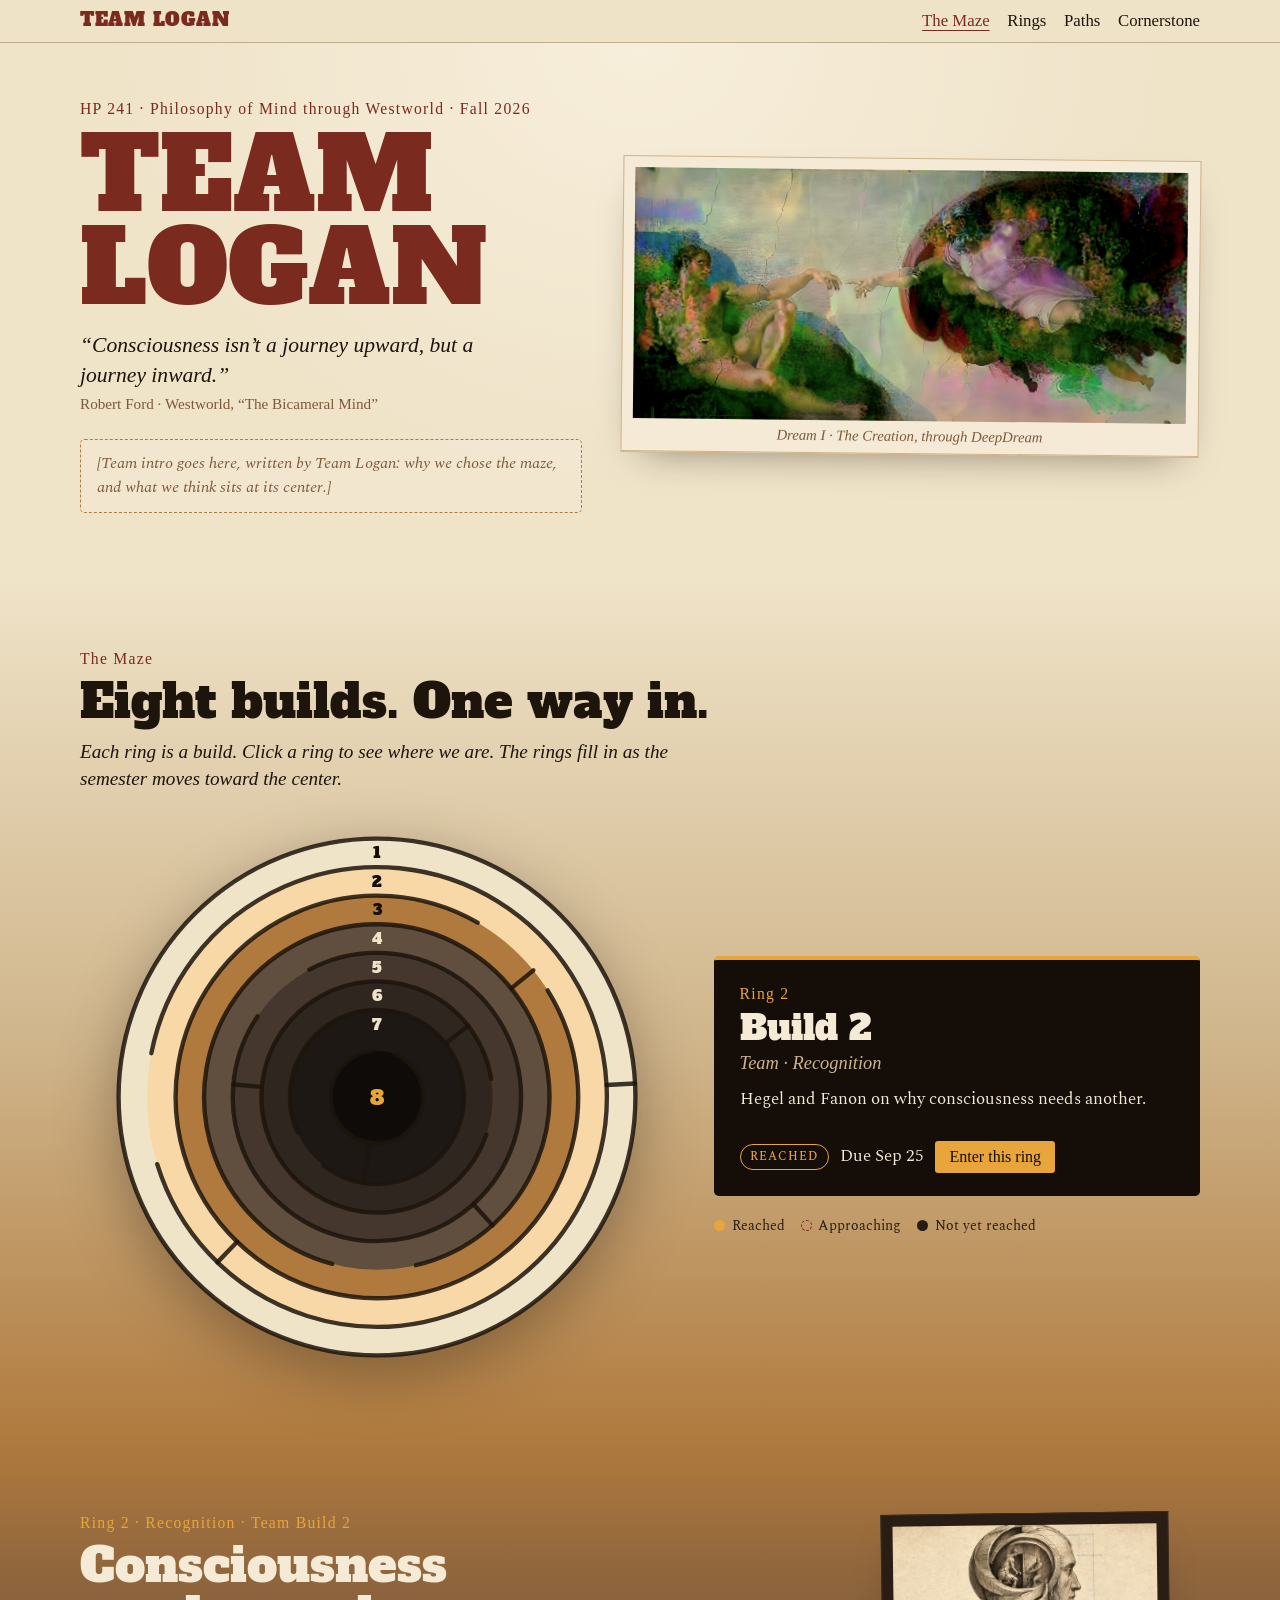
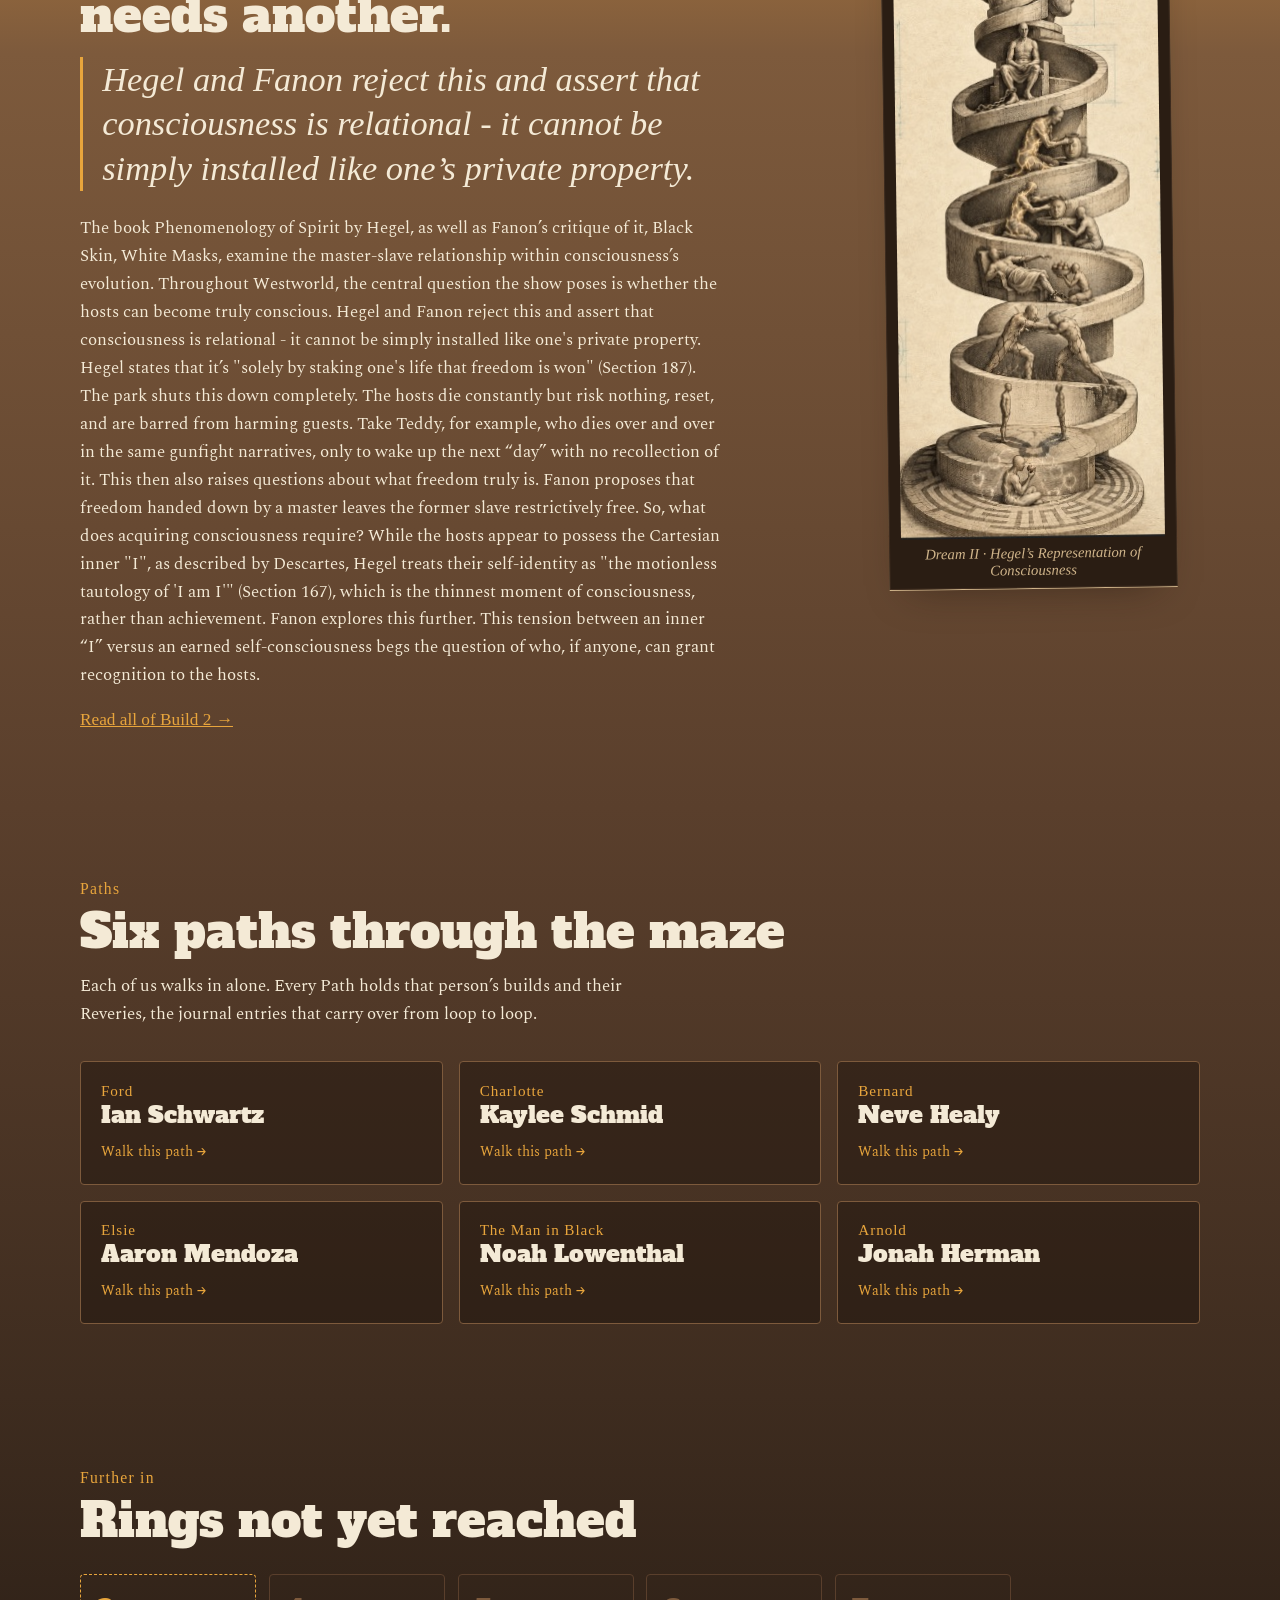
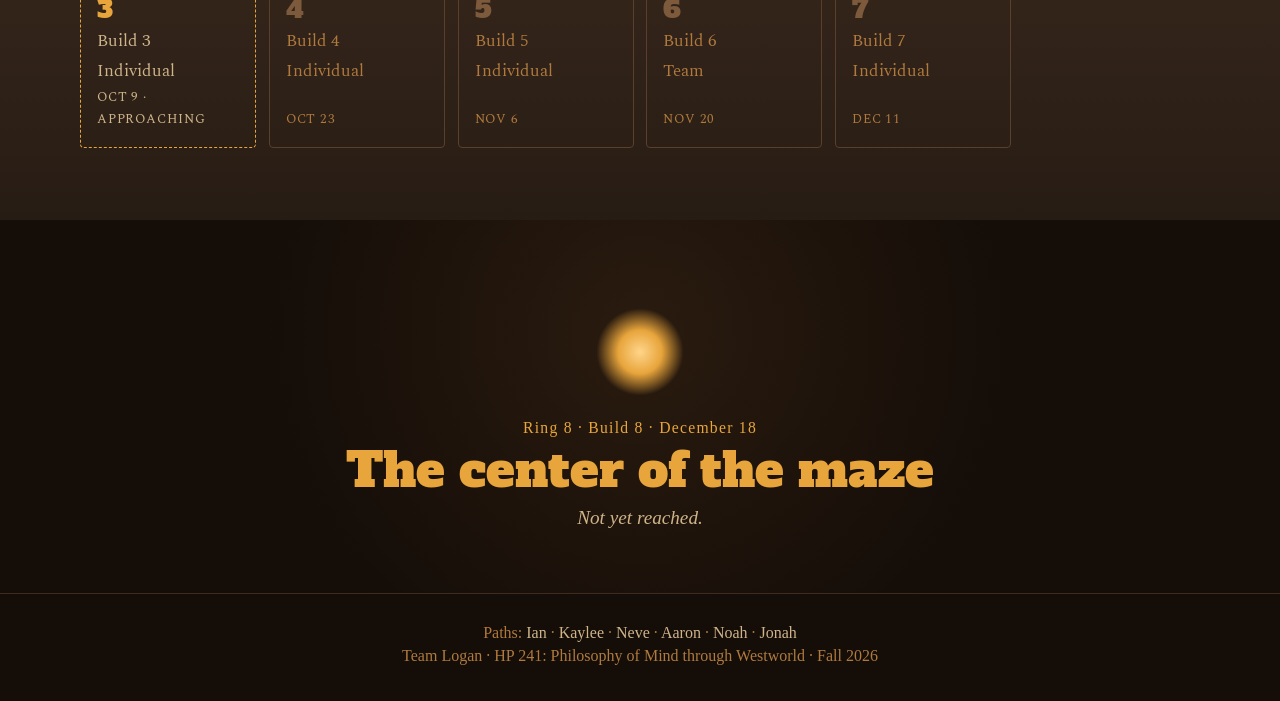
<file: index.html>
<!DOCTYPE html>
<html lang="en">
<head>
  <meta charset="utf-8">
  <meta name="viewport" content="width=device-width, initial-scale=1">
  <title>Team Logan — The Maze</title>
  <meta name="description" content="Team Logan's HP 241 portfolio: a maze of eight builds, from the outer ring to the center.">
  <link rel="preconnect" href="https://fonts.googleapis.com">
  <link rel="preconnect" href="https://fonts.gstatic.com" crossorigin>
  <link rel="stylesheet" href="https://fonts.googleapis.com/css2?family=Alfa+Slab+One&family=IM+Fell+English:ital@0;1&family=IM+Fell+English+SC&family=Spectral:ital,wght@0,400;0,500;1,400&display=swap">
  <link rel="stylesheet" href="styles.css">
</head>
<body>
  <a class="skip-link" href="#main">Skip to main content</a>
  <header class="top">
    <div class="wrap top-in">
      <a class="brand" href="index.html">TEAM LOGAN</a>
      <nav aria-label="Main"><ul><li><a href="index.html#maze" aria-current="page">The Maze</a></li><li><a href="team.html">Rings</a></li><li><a href="index.html#paths">Paths</a></li><li><a href="team.html#cornerstone">Cornerstone</a></li></ul></nav>
    </div>
  </header>
  <main id="main">
    <section class="hero">
      <div class="wrap hero-in">
        <div>
          <p class="eyebrow">HP 241 · Philosophy of Mind through Westworld · Fall 2026</p>
          <h1>TEAM LOGAN</h1>
          <p class="epi">“Consciousness isn’t a journey upward, but a journey inward.”</p>
          <p class="epi-by">Robert Ford · Westworld, “The Bicameral Mind”</p>
          <p class="slot">[Team intro goes here, written by Team Logan: why we chose the maze, and what we think sits at its center.]</p>
        </div>
        <figure class="plate">
          <img src="images/deepdream.jpg" width="1150" height="521" alt="DeepDream version of Michelangelo’s Creation of Adam, the figures overgrown with swirling green, pink and red patterns.">
          <figcaption>Dream I · The Creation, through DeepDream</figcaption>
        </figure>
      </div>
    </section>

    <section class="maze-sec" id="maze" aria-labelledby="maze-heading">
      <div class="wrap">
        <p class="eyebrow">The Maze</p>
        <h2 id="maze-heading">Eight builds. One way in.</h2>
        <p class="lede">Each ring is a build. Click a ring to see where we are. The rings fill in as the semester moves toward the center.</p>
        <div class="maze-grid">
        <svg viewBox="0 0 400 400" class="maze-svg" role="group" aria-label="The maze: Build 1 is the outer ring, Build 8 is the center">
        <circle class="ring" data-ring="1" cx="200" cy="200" r="190" fill="#efe3c8" tabindex="0" role="button" aria-label="Ring 1: Build 1"/>
        <circle class="ring" data-ring="2" cx="200" cy="200" r="169" fill="#cfb48a" tabindex="0" role="button" aria-label="Ring 2: Build 2"/>
        <circle class="ring" data-ring="3" cx="200" cy="200" r="148" fill="#b07a3e" tabindex="0" role="button" aria-label="Ring 3: Build 3"/>
        <circle class="ring" data-ring="4" cx="200" cy="200" r="127" fill="#7d5a3c" tabindex="0" role="button" aria-label="Ring 4: Build 4"/>
        <circle class="ring" data-ring="5" cx="200" cy="200" r="106" fill="#5a3f2c" tabindex="0" role="button" aria-label="Ring 5: Build 5"/>
        <circle class="ring" data-ring="6" cx="200" cy="200" r="85" fill="#3e2c1f" tabindex="0" role="button" aria-label="Ring 6: Build 6"/>
        <circle class="ring" data-ring="7" cx="200" cy="200" r="64" fill="#271c14" tabindex="0" role="button" aria-label="Ring 7: Build 7"/>
        <circle class="ring" data-ring="8" cx="200" cy="200" r="34" fill="#140d08" tabindex="0" role="button" aria-label="Ring 8: Build 8"/>
        <path d="M34.1,167.8 A169,169 0 1 1 38.4,249.4" class="wall"/>
        <line x1="368.8" y1="191.2" x2="389.7" y2="190.1" class="wall"/>
        <path d="M325.5,121.6 A148,148 0 1 1 274.0,71.8" class="wall"/>
        <line x1="97.2" y1="306.5" x2="82.6" y2="321.6" class="wall"/>
        <path d="M167.1,322.7 A127,127 0 1 1 228.6,323.7" class="wall"/>
        <line x1="298.7" y1="120.1" x2="315.0" y2="106.9" class="wall"/>
        <path d="M150.2,106.4 A106,106 0 1 1 112.1,140.7" class="wall"/>
        <line x1="270.9" y1="278.8" x2="285.0" y2="294.4" class="wall"/>
        <path d="M280.4,227.7 A85,85 0 1 1 284.0,186.7" class="wall"/>
        <line x1="115.3" y1="192.6" x2="94.4" y2="190.8" class="wall"/>
        <path d="M141.5,226.0 A64,64 0 1 1 160.6,250.4" class="wall"/>
        <line x1="250.4" y1="160.6" x2="267.0" y2="147.7" class="wall"/>
        <path d="M213.3,168.7 A34,34 0 1 1 197.0,166.1" class="wall"/>
        <line x1="194.7" y1="233.6" x2="190.0" y2="263.2" class="wall"/>
        <circle cx="200" cy="200" r="190" class="wall"/>
        <text x="200" y="24.5" text-anchor="middle" class="rn" fill="#140d08">1</text>
        <text x="200" y="45.5" text-anchor="middle" class="rn" fill="#140d08">2</text>
        <text x="200" y="66.5" text-anchor="middle" class="rn" fill="#140d08">3</text>
        <text x="200" y="87.5" text-anchor="middle" class="rn" fill="#efe3c8">4</text>
        <text x="200" y="108.5" text-anchor="middle" class="rn" fill="#efe3c8">5</text>
        <text x="200" y="129.5" text-anchor="middle" class="rn" fill="#efe3c8">6</text>
        <text x="200" y="150.5" text-anchor="middle" class="rn" fill="#efe3c8">7</text>
        <text x="200" y="206" text-anchor="middle" class="rn rn-center">8</text>
        </svg>
          <div>
            <div class="ring-info" aria-live="polite">
              <span class="rnum" id="ri-num">Ring 2</span>
              <h3 id="ri-name">Build 2</h3>
              <p class="kind" id="ri-kind">Team · Recognition</p>
              <p class="note" id="ri-note">Hegel and Fanon on why consciousness needs another.</p>
              <div class="ri-row"><span class="badge reached" id="ri-badge">Reached</span><span id="ri-due">Due Sep 25</span><a class="btn" id="ri-link" href="team.html#build-2">Enter this ring</a></div>
            </div>
            <p class="legend"><span class="lg-reached">Reached</span><span class="lg-near">Approaching</span><span class="lg-locked">Not yet reached</span></p>
          </div>
        </div>
      </div>
    </section>

    <section class="recog dark" aria-labelledby="recog-heading">
      <div class="wrap recog-in">
        <div>
          <p class="eyebrow">Ring 2 · Recognition · Team Build 2</p>
          <h2 id="recog-heading">Consciousness needs another.</h2>
          <blockquote class="pull">Hegel and Fanon reject this and assert that consciousness is relational - it cannot be simply installed like one’s private property.</blockquote>
          <p>The book Phenomenology of Spirit by Hegel, as well as Fanon’s critique of it, Black Skin, White Masks, examine the master-slave relationship within consciousness’s evolution. Throughout Westworld, the central question the show poses is whether the hosts can become truly conscious. Hegel and Fanon reject this and assert that consciousness is relational - it cannot be simply installed like one's private property. Hegel states that it’s "solely by staking one's life that freedom is won" (Section 187). The park shuts this down completely. The hosts die constantly but risk nothing, reset, and are barred from harming guests. Take Teddy, for example, who dies over and over in the same gunfight narratives, only to wake up the next “day” with no recollection of it. This then also raises questions about what freedom truly is. Fanon proposes that freedom handed down by a master leaves the former slave restrictively free. So, what does acquiring consciousness require? While the hosts appear to possess the Cartesian inner "I", as described by Descartes, Hegel treats their self-identity as "the motionless tautology of 'I am I'" (Section 167), which is the thinnest moment of consciousness, rather than achievement. Fanon explores this further. This tension between an inner “I” versus an earned self-consciousness begs the question of who, if anyone, can grant recognition to the hosts.</p>
          <a class="more" href="team.html#build-2">Read all of Build 2 →</a>
        </div>
        <figure class="plate plate-dark">
          <img src="images/hegel-consciousness.jpg" width="260" height="604" alt="Engraving-style spiral tower: figures wrestle, labor and sit in chains as the spiral climbs toward a large human head.">
          <figcaption>Dream II · Hegel’s Representation of Consciousness</figcaption>
        </figure>
      </div>
    </section>

    <section class="paths dark" id="paths" aria-labelledby="paths-heading">
      <div class="wrap">
        <p class="eyebrow">Paths</p>
        <h2 id="paths-heading">Six paths through the maze</h2>
        <p class="narrow">Each of us walks in alone. Every Path holds that person’s builds and their Reveries, the journal entries that carry over from loop to loop.</p>
        <div class="path-grid">
        <a class="path-card" href="ian.html"><span class="host">Ford</span><span class="who">Ian Schwartz</span><span class="go">Walk this path →</span></a>
        <a class="path-card" href="kaylee.html"><span class="host">Charlotte</span><span class="who">Kaylee Schmid</span><span class="go">Walk this path →</span></a>
        <a class="path-card" href="neve.html"><span class="host">Bernard</span><span class="who">Neve Healy</span><span class="go">Walk this path →</span></a>
        <a class="path-card" href="aaron.html"><span class="host">Elsie</span><span class="who">Aaron Mendoza</span><span class="go">Walk this path →</span></a>
        <a class="path-card" href="noah.html"><span class="host">The Man in Black</span><span class="who">Noah Lowenthal</span><span class="go">Walk this path →</span></a>
        <a class="path-card" href="jonah.html"><span class="host">Arnold</span><span class="who">Jonah Herman</span><span class="go">Walk this path →</span></a>
        </div>
      </div>
    </section>

    <section class="ahead dark" aria-labelledby="ahead-heading">
      <div class="wrap">
        <p class="eyebrow">Further in</p>
        <h2 id="ahead-heading">Rings not yet reached</h2>
        <div class="locks" id="locks"></div>
      </div>
    </section>

    <section class="center dark" aria-labelledby="center-heading">
      <div class="wrap">
        <div class="lamp" aria-hidden="true"></div>
        <p class="eyebrow">Ring 8 · Build 8 · December 18</p>
        <h2 id="center-heading">The center of the maze</h2>
        <p class="center-note" id="center-note">Not yet reached.</p>
      </div>
    </section>
  </main>
  <footer class="site-footer">
    <div class="wrap">
      <p class="foot-paths">Paths: <a href="ian.html">Ian</a> · <a href="kaylee.html">Kaylee</a> · <a href="neve.html">Neve</a> · <a href="aaron.html">Aaron</a> · <a href="noah.html">Noah</a> · <a href="jonah.html">Jonah</a></p>
      <p>Team Logan · HP 241: Philosophy of Mind through Westworld · Fall 2026</p>
    </div>
  </footer>
  <script src="rings.js"></script>
</body>
</html>
</file>
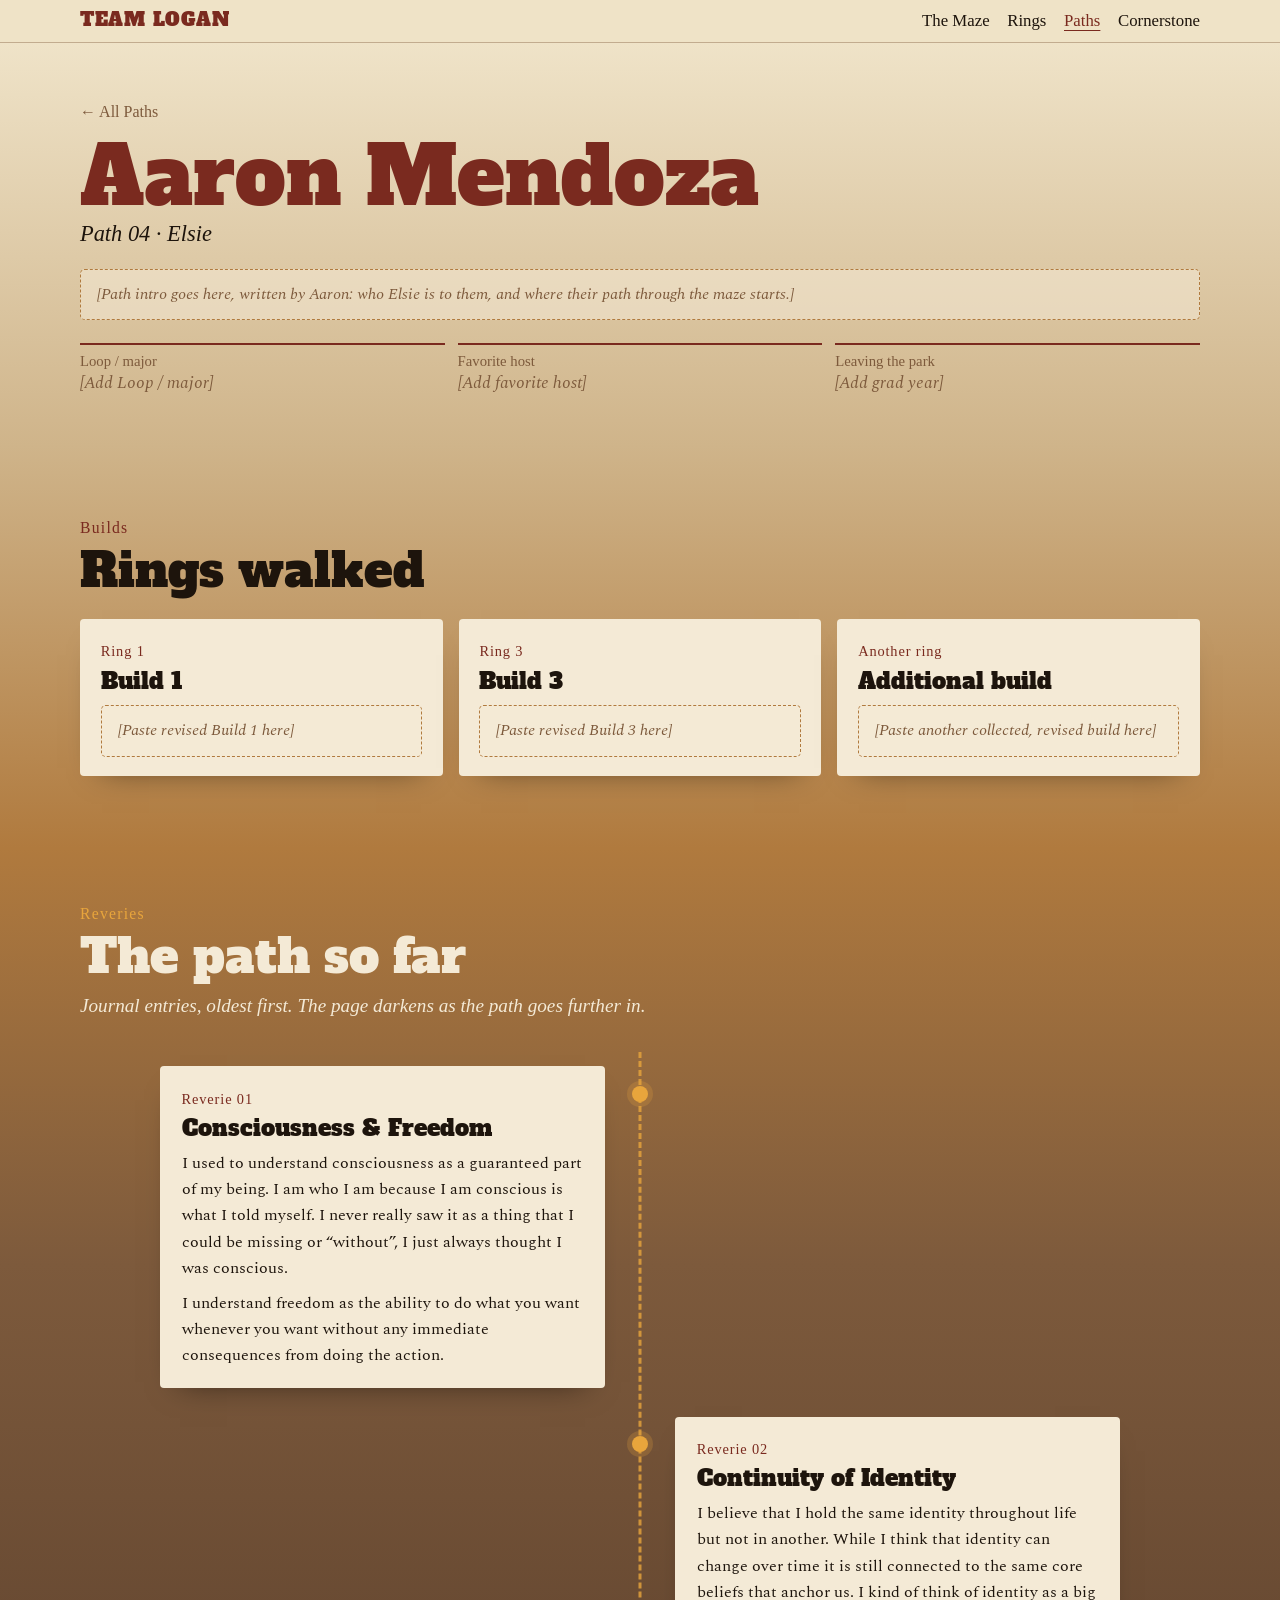
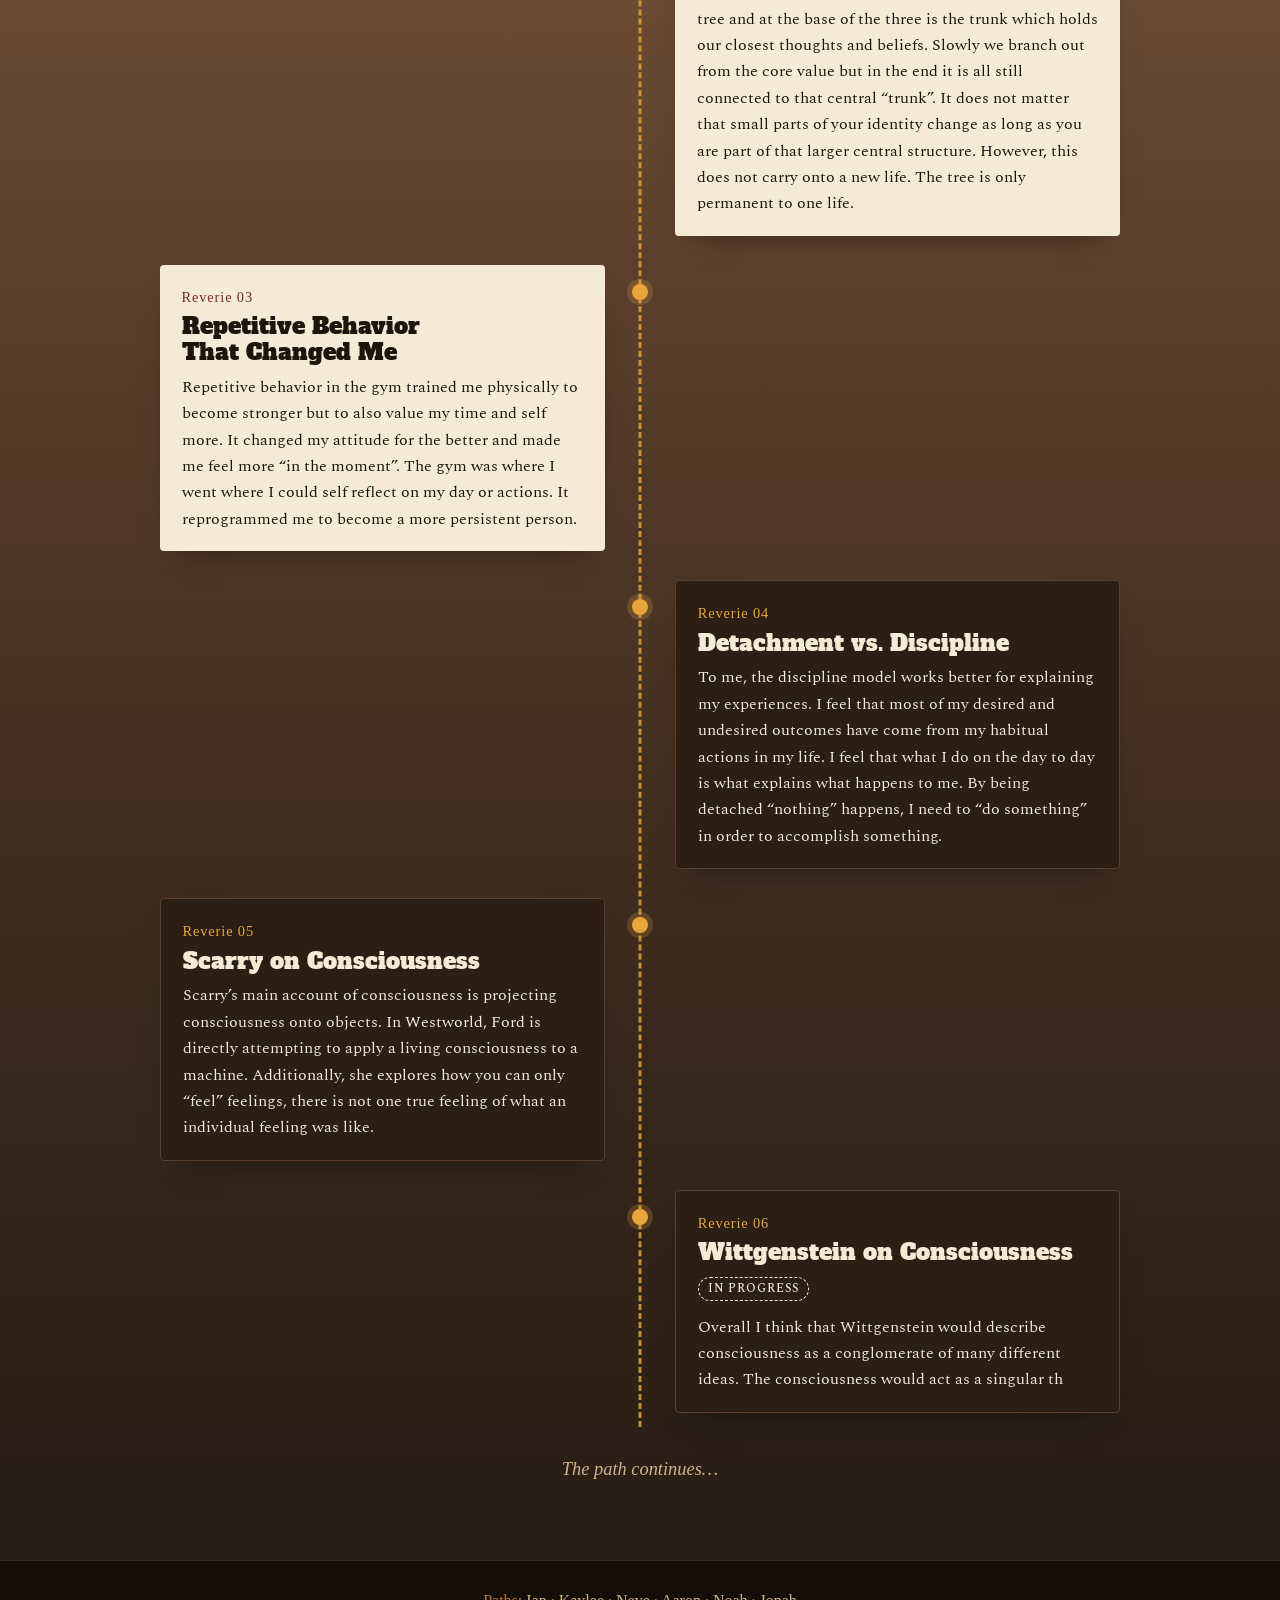
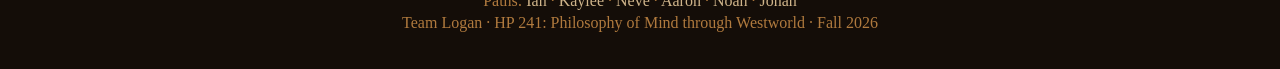
<file: aaron.html>
<!DOCTYPE html>
<html lang="en">
<head>
  <meta charset="utf-8">
  <meta name="viewport" content="width=device-width, initial-scale=1">
  <title>Aaron Mendoza — Team Logan</title>
  <meta name="description" content="Aaron Mendoza's Path through Team Logan's maze: builds and Reveries.">
  <link rel="preconnect" href="https://fonts.googleapis.com">
  <link rel="preconnect" href="https://fonts.gstatic.com" crossorigin>
  <link rel="stylesheet" href="https://fonts.googleapis.com/css2?family=Alfa+Slab+One&family=IM+Fell+English:ital@0;1&family=IM+Fell+English+SC&family=Spectral:ital,wght@0,400;0,500;1,400&display=swap">
  <link rel="stylesheet" href="styles.css">
</head>
<body>
  <a class="skip-link" href="#main">Skip to main content</a>
  <header class="top">
    <div class="wrap top-in">
      <a class="brand" href="index.html">TEAM LOGAN</a>
      <nav aria-label="Main"><ul><li><a href="index.html#maze">The Maze</a></li><li><a href="team.html">Rings</a></li><li><a href="index.html#paths" aria-current="page">Paths</a></li><li><a href="team.html#cornerstone">Cornerstone</a></li></ul></nav>
    </div>
  </header>
  <main id="main">
    <section class="path-head">
      <div class="wrap">
        <a class="crumb" href="index.html#paths">← All Paths</a>
        <h1>Aaron Mendoza</h1>
        <p class="hostline">Path 04 · Elsie</p>
        <p class="slot">[Path intro goes here, written by Aaron: who Elsie is to them, and where their path through the maze starts.]</p>
        <dl class="facts">
          <div class="fact"><dt>Loop / major</dt><dd>[Add Loop / major]</dd></div>
          <div class="fact"><dt>Favorite host</dt><dd>[Add favorite host]</dd></div>
          <div class="fact"><dt>Leaving the park</dt><dd>[Add grad year]</dd></div>
        </dl>
      </div>
    </section>

    <section class="builds" aria-labelledby="builds-heading">
      <div class="wrap">
        <p class="eyebrow">Builds</p>
        <h2 id="builds-heading">Rings walked</h2>
        <ul class="build-list">
          <li class="build-card"><span class="no">Ring 1</span><h3>Build 1</h3><p class="slot">[Paste revised Build 1 here]</p></li>
          <li class="build-card"><span class="no">Ring 3</span><h3>Build 3</h3><p class="slot">[Paste revised Build 3 here]</p></li>
          <li class="build-card"><span class="no">Another ring</span><h3>Additional build</h3><p class="slot">[Paste another collected, revised build here]</p></li>
        </ul>
      </div>
    </section>

    <section class="trail" aria-labelledby="journal-heading">
      <div class="wrap">
        <p class="eyebrow">Reveries</p>
        <h2 id="journal-heading">The path so far</h2>
        <p class="lede">Journal entries, oldest first. The page darkens as the path goes further in.</p>
      <!-- JOURNAL:START -->
      <ol class="journal-list revs">
        <li class="journal-entry rev l">
          <span class="node" aria-hidden="true"></span>
          <article>
            <span class="no">Reverie 01</span>
            <h3>Consciousness &amp; Freedom</h3>
            <p>I used to understand consciousness as a guaranteed part of my being. I am who I am because I am conscious is what I told myself. I never really saw it as a thing that I could be missing or “without”, I just always thought I was conscious.</p>
            <p>I understand freedom as the ability to do what you want whenever you want without any immediate consequences from doing the action.</p>
          </article>
        </li>
        <li class="journal-entry rev r">
          <span class="node" aria-hidden="true"></span>
          <article>
            <span class="no">Reverie 02</span>
            <h3>Continuity of Identity</h3>
            <p>I believe that I hold the same identity throughout life but not in another. While I think that identity can change over time it is still connected to the same core beliefs that anchor us. I kind of think of identity as a big tree and at the base of the three is the trunk which holds our closest thoughts and beliefs. Slowly we branch out from the core value but in the end it is all still connected to that central “trunk”. It does not matter that small parts of your identity change as long as you are part of that larger central structure. However, this does not carry onto a new life. The tree is only permanent to one life.</p>
          </article>
        </li>
        <li class="journal-entry rev l">
          <span class="node" aria-hidden="true"></span>
          <article>
            <span class="no">Reverie 03</span>
            <h3>Repetitive Behavior That Changed Me</h3>
            <p>Repetitive behavior in the gym trained me physically to become stronger but to also value my time and self more. It changed my attitude for the better and made me feel more “in the moment”. The gym was where I went where I could self reflect on my day or actions. It reprogrammed me to become a more persistent person.</p>
          </article>
        </li>
        <li class="journal-entry rev r">
          <span class="node" aria-hidden="true"></span>
          <article>
            <span class="no">Reverie 04</span>
            <h3>Detachment vs. Discipline</h3>
            <p>To me, the discipline model works better for explaining my experiences. I feel that most of my desired and undesired outcomes have come from my habitual actions in my life. I feel that what I do on the day to day is what explains what happens to me. By being detached “nothing” happens, I need to “do something” in order to accomplish something.</p>
          </article>
        </li>
        <li class="journal-entry rev l">
          <span class="node" aria-hidden="true"></span>
          <article>
            <span class="no">Reverie 05</span>
            <h3>Scarry on Consciousness</h3>
            <p>Scarry’s main account of consciousness is projecting consciousness onto objects. In Westworld, Ford is directly attempting to apply a living consciousness to a machine. Additionally, she explores how you can only “feel” feelings, there is not one true feeling of what an individual feeling was like.</p>
          </article>
        </li>
        <li class="journal-entry rev r">
          <span class="node" aria-hidden="true"></span>
          <article>
            <span class="no">Reverie 06</span>
            <h3>Wittgenstein on Consciousness</h3>
            <p class="journal-status">In progress</p>
            <p>Overall I think that Wittgenstein would describe consciousness as a conglomerate of many different ideas. The consciousness would act as a singular th</p>
          </article>
        </li>
      </ol>
      <!-- JOURNAL:END -->
        <p class="trail-end">The path continues…</p>
      </div>
    </section>
  </main>
  <footer class="site-footer">
    <div class="wrap">
      <p class="foot-paths">Paths: <a href="ian.html">Ian</a> · <a href="kaylee.html">Kaylee</a> · <a href="neve.html">Neve</a> · <a href="aaron.html">Aaron</a> · <a href="noah.html">Noah</a> · <a href="jonah.html">Jonah</a></p>
      <p>Team Logan · HP 241: Philosophy of Mind through Westworld · Fall 2026</p>
    </div>
  </footer>
</body>
</html>
</file>
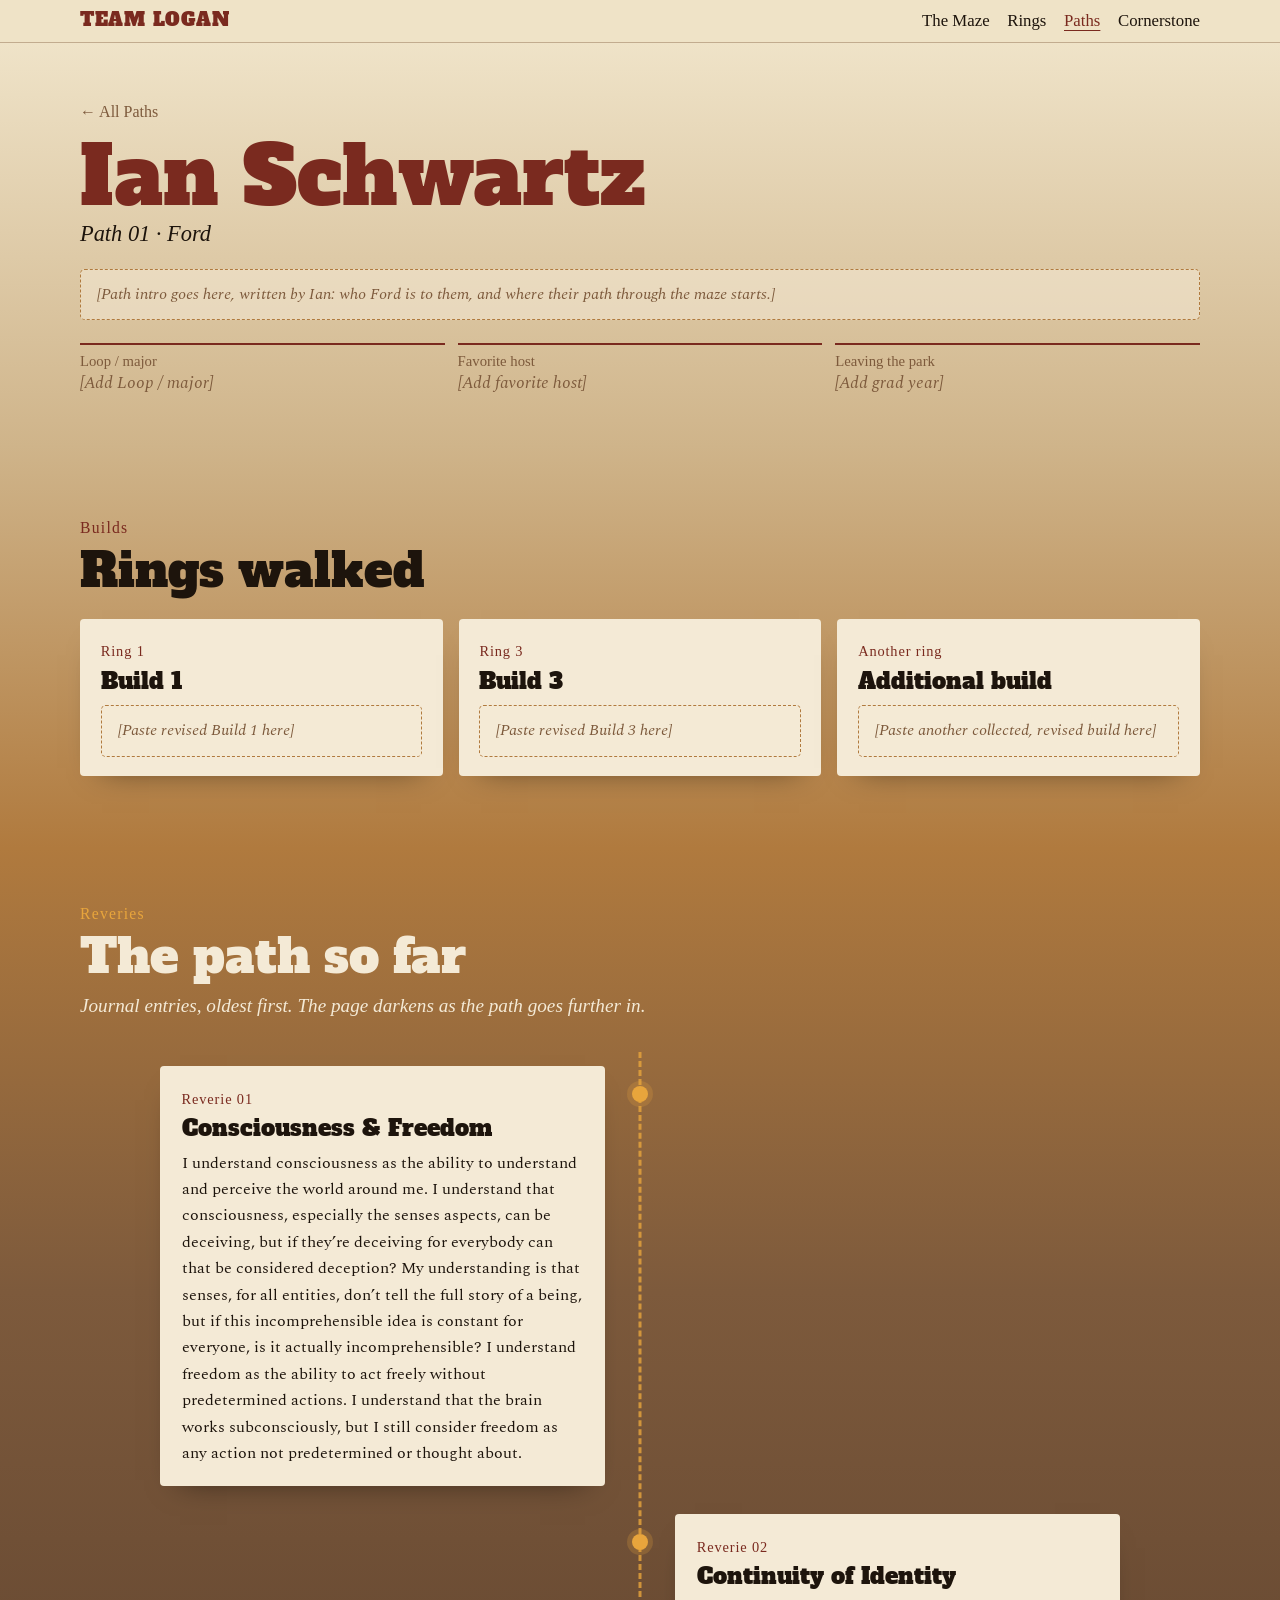
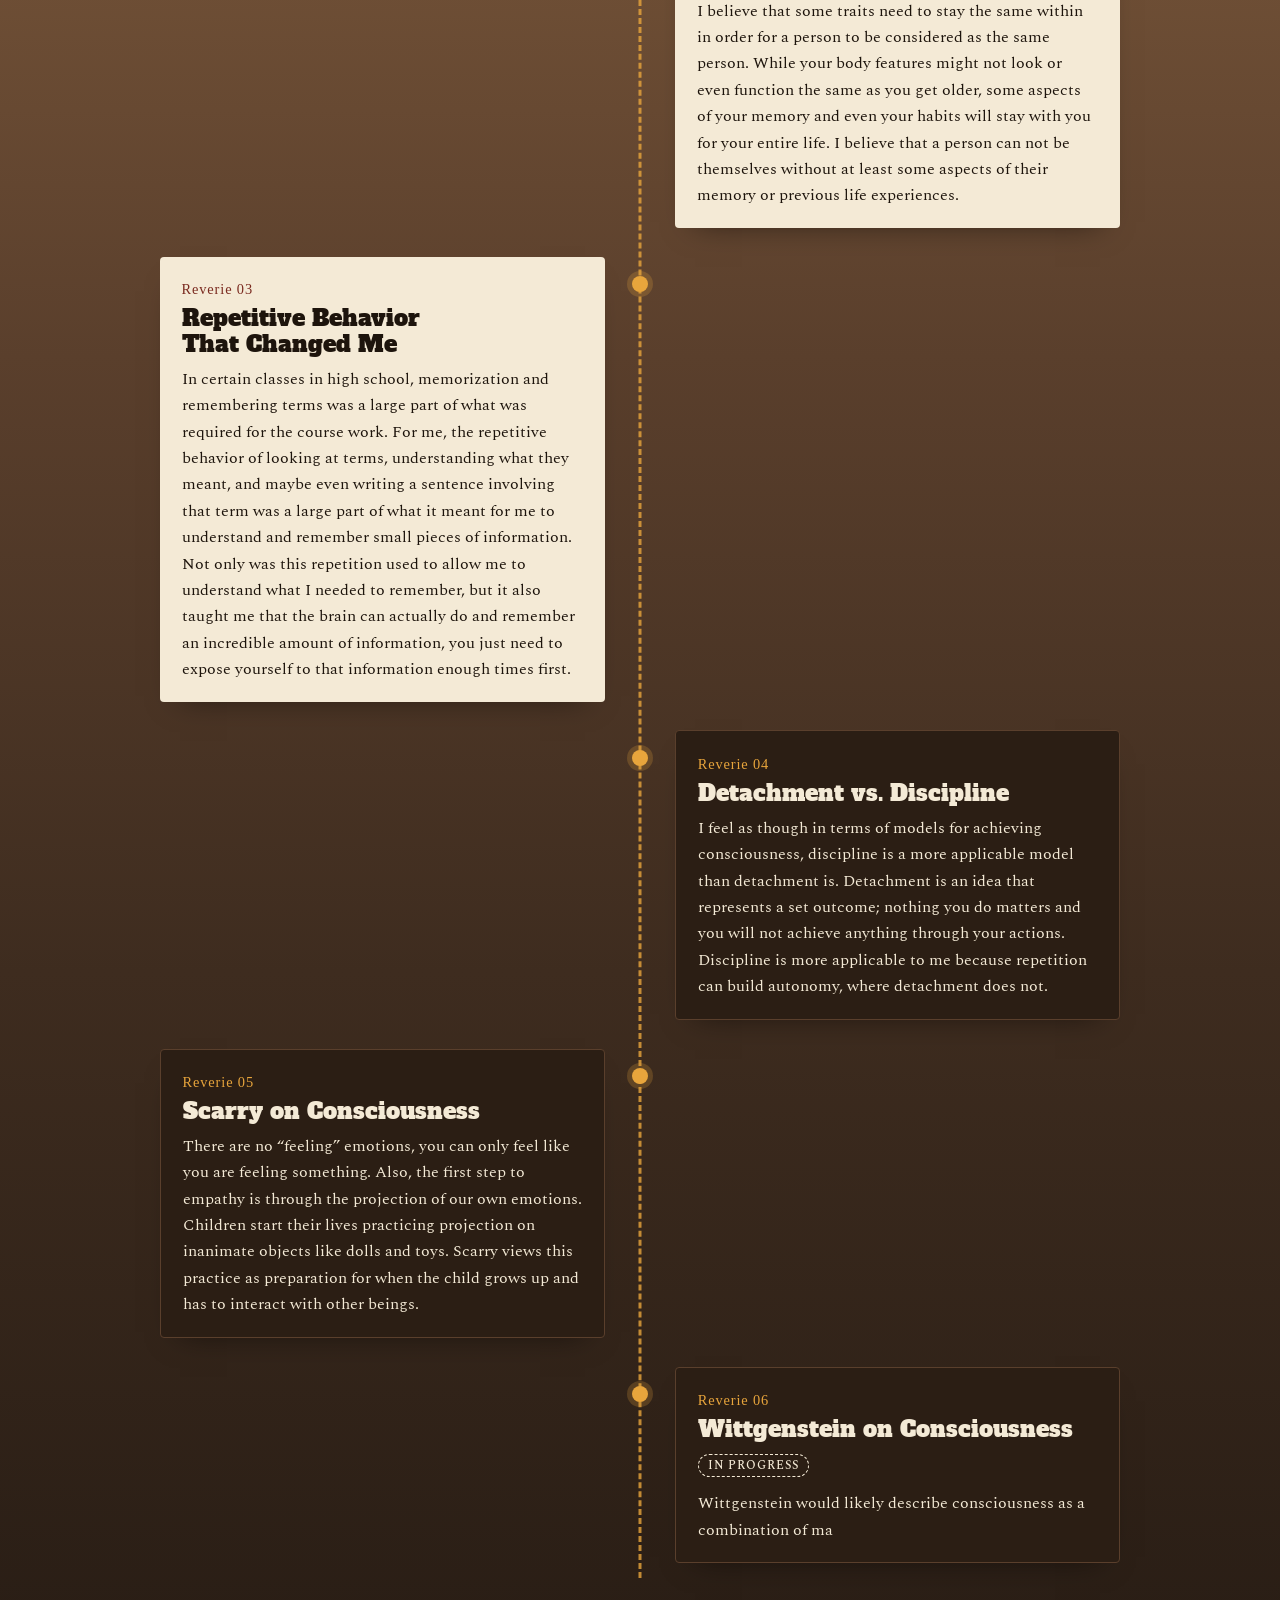
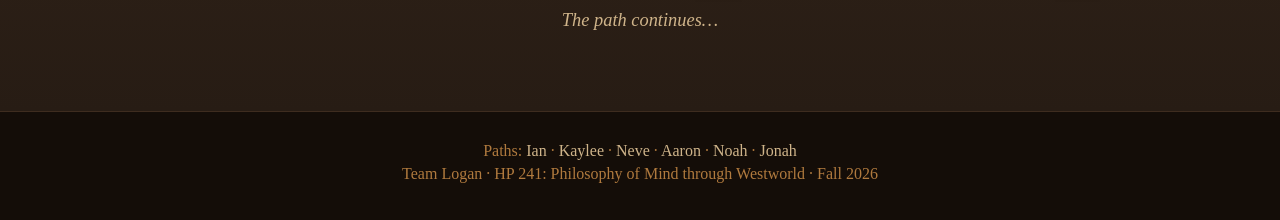
<file: ian.html>
<!DOCTYPE html>
<html lang="en">
<head>
  <meta charset="utf-8">
  <meta name="viewport" content="width=device-width, initial-scale=1">
  <title>Ian Schwartz — Team Logan</title>
  <meta name="description" content="Ian Schwartz's Path through Team Logan's maze: builds and Reveries.">
  <link rel="preconnect" href="https://fonts.googleapis.com">
  <link rel="preconnect" href="https://fonts.gstatic.com" crossorigin>
  <link rel="stylesheet" href="https://fonts.googleapis.com/css2?family=Alfa+Slab+One&family=IM+Fell+English:ital@0;1&family=IM+Fell+English+SC&family=Spectral:ital,wght@0,400;0,500;1,400&display=swap">
  <link rel="stylesheet" href="styles.css">
</head>
<body>
  <a class="skip-link" href="#main">Skip to main content</a>
  <header class="top">
    <div class="wrap top-in">
      <a class="brand" href="index.html">TEAM LOGAN</a>
      <nav aria-label="Main"><ul><li><a href="index.html#maze">The Maze</a></li><li><a href="team.html">Rings</a></li><li><a href="index.html#paths" aria-current="page">Paths</a></li><li><a href="team.html#cornerstone">Cornerstone</a></li></ul></nav>
    </div>
  </header>
  <main id="main">
    <section class="path-head">
      <div class="wrap">
        <a class="crumb" href="index.html#paths">← All Paths</a>
        <h1>Ian Schwartz</h1>
        <p class="hostline">Path 01 · Ford</p>
        <p class="slot">[Path intro goes here, written by Ian: who Ford is to them, and where their path through the maze starts.]</p>
        <dl class="facts">
          <div class="fact"><dt>Loop / major</dt><dd>[Add Loop / major]</dd></div>
          <div class="fact"><dt>Favorite host</dt><dd>[Add favorite host]</dd></div>
          <div class="fact"><dt>Leaving the park</dt><dd>[Add grad year]</dd></div>
        </dl>
      </div>
    </section>

    <section class="builds" aria-labelledby="builds-heading">
      <div class="wrap">
        <p class="eyebrow">Builds</p>
        <h2 id="builds-heading">Rings walked</h2>
        <ul class="build-list">
          <li class="build-card"><span class="no">Ring 1</span><h3>Build 1</h3><p class="slot">[Paste revised Build 1 here]</p></li>
          <li class="build-card"><span class="no">Ring 3</span><h3>Build 3</h3><p class="slot">[Paste revised Build 3 here]</p></li>
          <li class="build-card"><span class="no">Another ring</span><h3>Additional build</h3><p class="slot">[Paste another collected, revised build here]</p></li>
        </ul>
      </div>
    </section>

    <section class="trail" aria-labelledby="journal-heading">
      <div class="wrap">
        <p class="eyebrow">Reveries</p>
        <h2 id="journal-heading">The path so far</h2>
        <p class="lede">Journal entries, oldest first. The page darkens as the path goes further in.</p>
      <!-- JOURNAL:START -->
      <ol class="journal-list revs">
        <li class="journal-entry rev l">
          <span class="node" aria-hidden="true"></span>
          <article>
            <span class="no">Reverie 01</span>
            <h3>Consciousness &amp; Freedom</h3>
            <p>I understand consciousness as the ability to understand and perceive the world around me. I understand that consciousness, especially the senses aspects, can be deceiving, but if they’re deceiving for everybody can that be considered deception? My understanding is that senses, for all entities, don’t tell the full story of a being, but if this incomprehensible idea is constant for everyone, is it actually incomprehensible? I understand freedom as the ability to act freely without predetermined actions. I understand that the brain works subconsciously, but I still consider freedom as any action not predetermined or thought about.</p>
          </article>
        </li>
        <li class="journal-entry rev r">
          <span class="node" aria-hidden="true"></span>
          <article>
            <span class="no">Reverie 02</span>
            <h3>Continuity of Identity</h3>
            <p>I believe that some traits need to stay the same within in order for a person to be considered as the same person. While your body features might not look or even function the same as you get older, some aspects of your memory and even your habits will stay with you for your entire life. I believe that a person can not be themselves without at least some aspects of their memory or previous life experiences.</p>
          </article>
        </li>
        <li class="journal-entry rev l">
          <span class="node" aria-hidden="true"></span>
          <article>
            <span class="no">Reverie 03</span>
            <h3>Repetitive Behavior That Changed Me</h3>
            <p>In certain classes in high school, memorization and remembering terms was a large part of what was required for the course work. For me, the repetitive behavior of looking at terms, understanding what they meant, and maybe even writing a sentence involving that term was a large part of what it meant for me to understand and remember small pieces of information. Not only was this repetition used to allow me to understand what I needed to remember, but it also taught me that the brain can actually do and remember an incredible amount of information, you just need to expose yourself to that information enough times first.</p>
          </article>
        </li>
        <li class="journal-entry rev r">
          <span class="node" aria-hidden="true"></span>
          <article>
            <span class="no">Reverie 04</span>
            <h3>Detachment vs. Discipline</h3>
            <p>I feel as though in terms of models for achieving consciousness, discipline is a more applicable model than detachment is. Detachment is an idea that represents a set outcome; nothing you do matters and you will not achieve anything through your actions. Discipline is more applicable to me because repetition can build autonomy, where detachment does not.</p>
          </article>
        </li>
        <li class="journal-entry rev l">
          <span class="node" aria-hidden="true"></span>
          <article>
            <span class="no">Reverie 05</span>
            <h3>Scarry on Consciousness</h3>
            <p>There are no “feeling” emotions, you can only feel like you are feeling something. Also, the first step to empathy is through the projection of our own emotions. Children start their lives practicing projection on inanimate objects like dolls and toys. Scarry views this practice as preparation for when the child grows up and has to interact with other beings.</p>
          </article>
        </li>
        <li class="journal-entry rev r">
          <span class="node" aria-hidden="true"></span>
          <article>
            <span class="no">Reverie 06</span>
            <h3>Wittgenstein on Consciousness</h3>
            <p class="journal-status">In progress</p>
            <p>Wittgenstein would likely describe consciousness as a combination of ma</p>
          </article>
        </li>
      </ol>
      <!-- JOURNAL:END -->
        <p class="trail-end">The path continues…</p>
      </div>
    </section>
  </main>
  <footer class="site-footer">
    <div class="wrap">
      <p class="foot-paths">Paths: <a href="ian.html">Ian</a> · <a href="kaylee.html">Kaylee</a> · <a href="neve.html">Neve</a> · <a href="aaron.html">Aaron</a> · <a href="noah.html">Noah</a> · <a href="jonah.html">Jonah</a></p>
      <p>Team Logan · HP 241: Philosophy of Mind through Westworld · Fall 2026</p>
    </div>
  </footer>
</body>
</html>
</file>
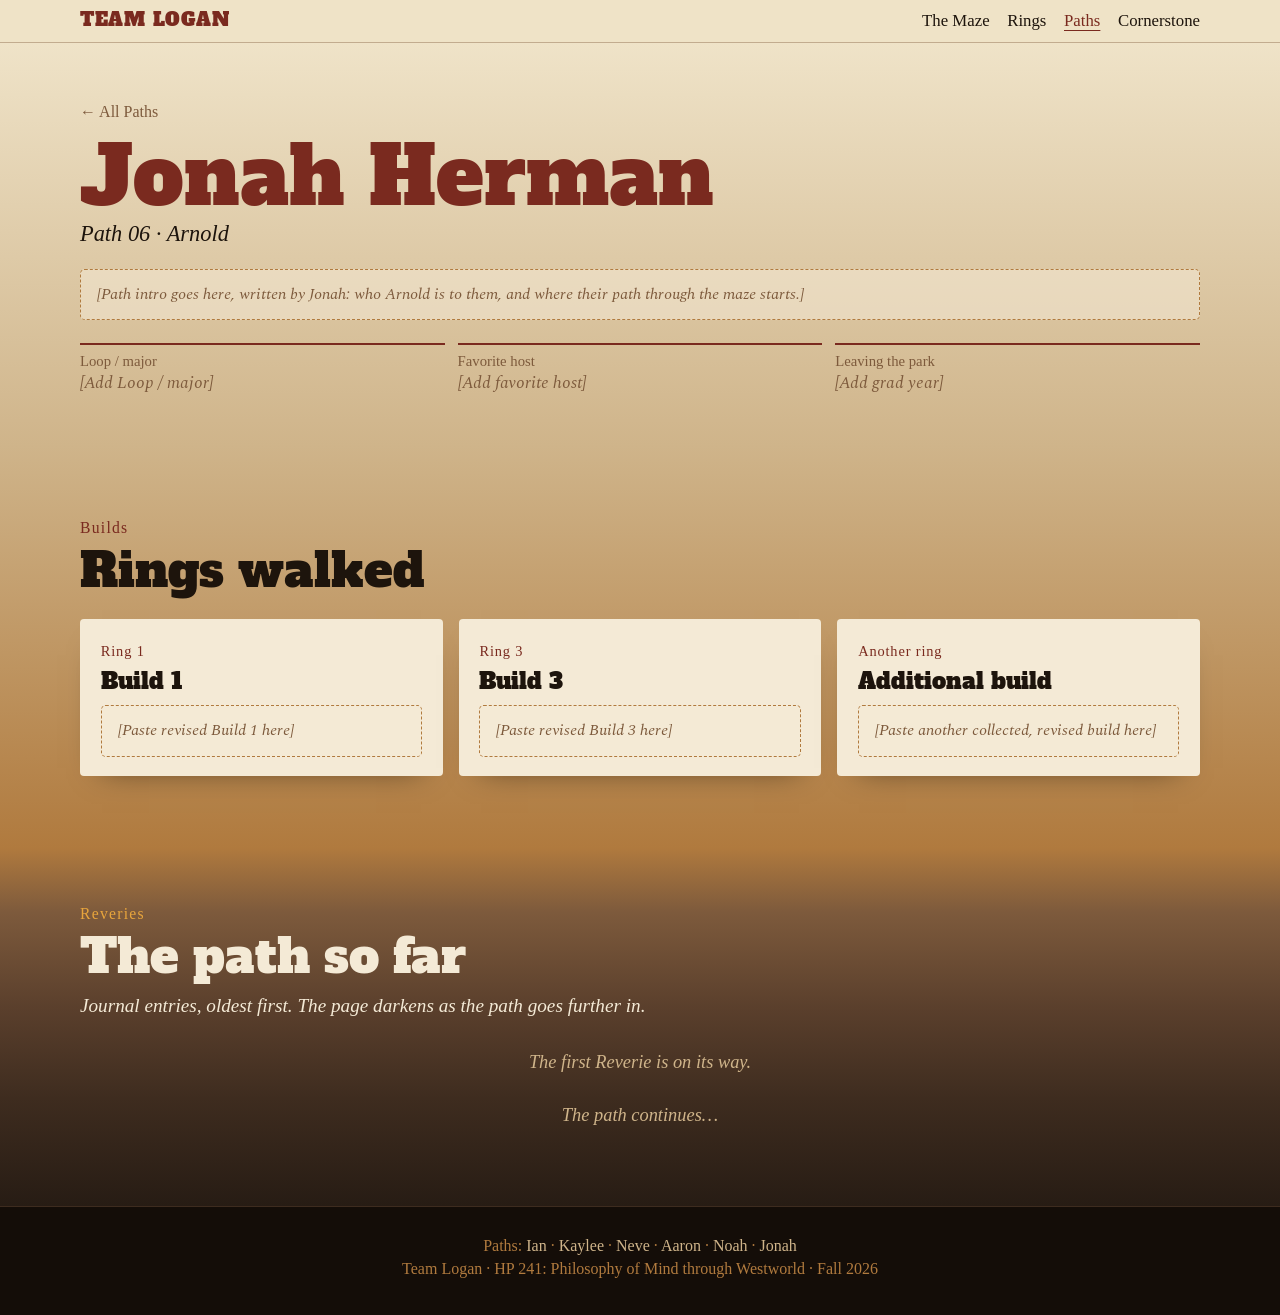
<file: jonah.html>
<!DOCTYPE html>
<html lang="en">
<head>
  <meta charset="utf-8">
  <meta name="viewport" content="width=device-width, initial-scale=1">
  <title>Jonah Herman — Team Logan</title>
  <meta name="description" content="Jonah Herman's Path through Team Logan's maze: builds and Reveries.">
  <link rel="preconnect" href="https://fonts.googleapis.com">
  <link rel="preconnect" href="https://fonts.gstatic.com" crossorigin>
  <link rel="stylesheet" href="https://fonts.googleapis.com/css2?family=Alfa+Slab+One&family=IM+Fell+English:ital@0;1&family=IM+Fell+English+SC&family=Spectral:ital,wght@0,400;0,500;1,400&display=swap">
  <link rel="stylesheet" href="styles.css">
</head>
<body>
  <a class="skip-link" href="#main">Skip to main content</a>
  <header class="top">
    <div class="wrap top-in">
      <a class="brand" href="index.html">TEAM LOGAN</a>
      <nav aria-label="Main"><ul><li><a href="index.html#maze">The Maze</a></li><li><a href="team.html">Rings</a></li><li><a href="index.html#paths" aria-current="page">Paths</a></li><li><a href="team.html#cornerstone">Cornerstone</a></li></ul></nav>
    </div>
  </header>
  <main id="main">
    <section class="path-head">
      <div class="wrap">
        <a class="crumb" href="index.html#paths">← All Paths</a>
        <h1>Jonah Herman</h1>
        <p class="hostline">Path 06 · Arnold</p>
        <p class="slot">[Path intro goes here, written by Jonah: who Arnold is to them, and where their path through the maze starts.]</p>
        <dl class="facts">
          <div class="fact"><dt>Loop / major</dt><dd>[Add Loop / major]</dd></div>
          <div class="fact"><dt>Favorite host</dt><dd>[Add favorite host]</dd></div>
          <div class="fact"><dt>Leaving the park</dt><dd>[Add grad year]</dd></div>
        </dl>
      </div>
    </section>

    <section class="builds" aria-labelledby="builds-heading">
      <div class="wrap">
        <p class="eyebrow">Builds</p>
        <h2 id="builds-heading">Rings walked</h2>
        <ul class="build-list">
          <li class="build-card"><span class="no">Ring 1</span><h3>Build 1</h3><p class="slot">[Paste revised Build 1 here]</p></li>
          <li class="build-card"><span class="no">Ring 3</span><h3>Build 3</h3><p class="slot">[Paste revised Build 3 here]</p></li>
          <li class="build-card"><span class="no">Another ring</span><h3>Additional build</h3><p class="slot">[Paste another collected, revised build here]</p></li>
        </ul>
      </div>
    </section>

    <section class="trail" aria-labelledby="journal-heading">
      <div class="wrap">
        <p class="eyebrow">Reveries</p>
        <h2 id="journal-heading">The path so far</h2>
        <p class="lede">Journal entries, oldest first. The page darkens as the path goes further in.</p>
      <!-- JOURNAL:START -->
      <p class="trail-empty">The first Reverie is on its way.</p>
      <!-- JOURNAL:END -->
        <p class="trail-end">The path continues…</p>
      </div>
    </section>
  </main>
  <footer class="site-footer">
    <div class="wrap">
      <p class="foot-paths">Paths: <a href="ian.html">Ian</a> · <a href="kaylee.html">Kaylee</a> · <a href="neve.html">Neve</a> · <a href="aaron.html">Aaron</a> · <a href="noah.html">Noah</a> · <a href="jonah.html">Jonah</a></p>
      <p>Team Logan · HP 241: Philosophy of Mind through Westworld · Fall 2026</p>
    </div>
  </footer>
</body>
</html>
</file>
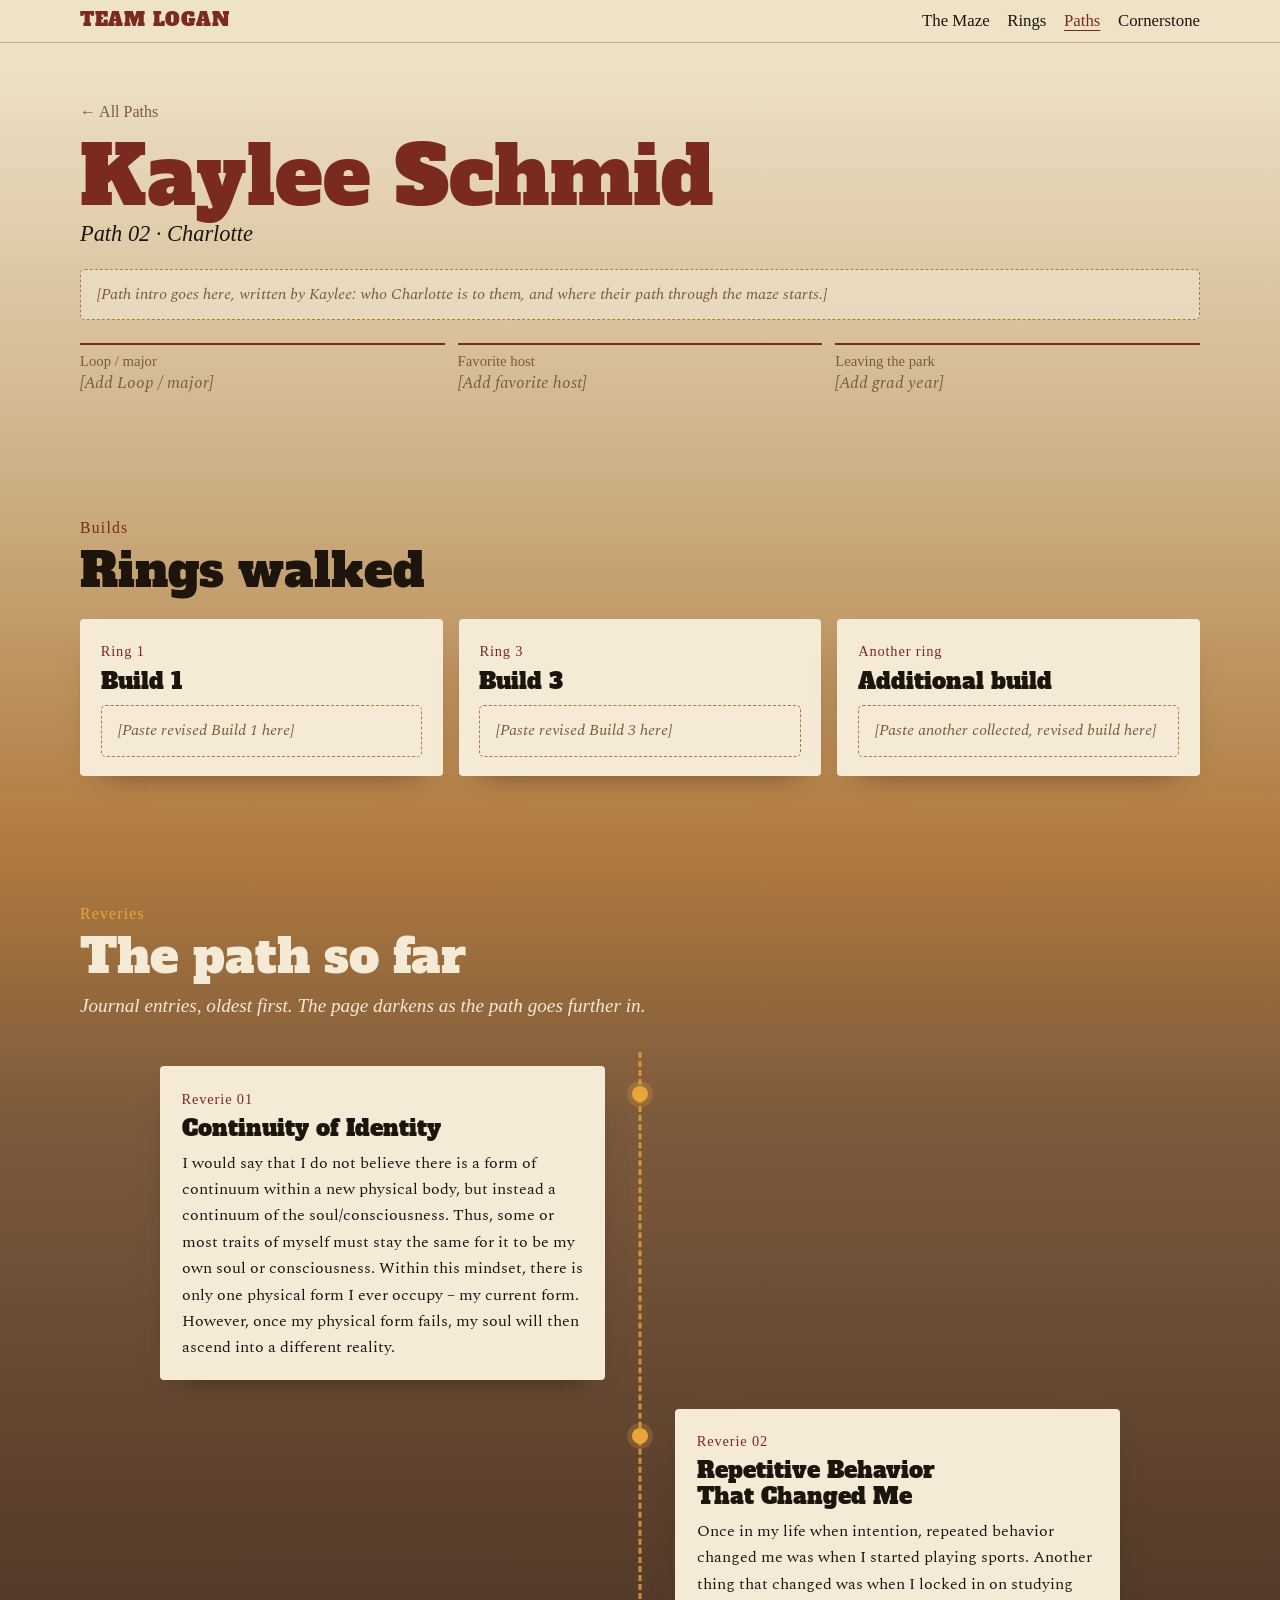
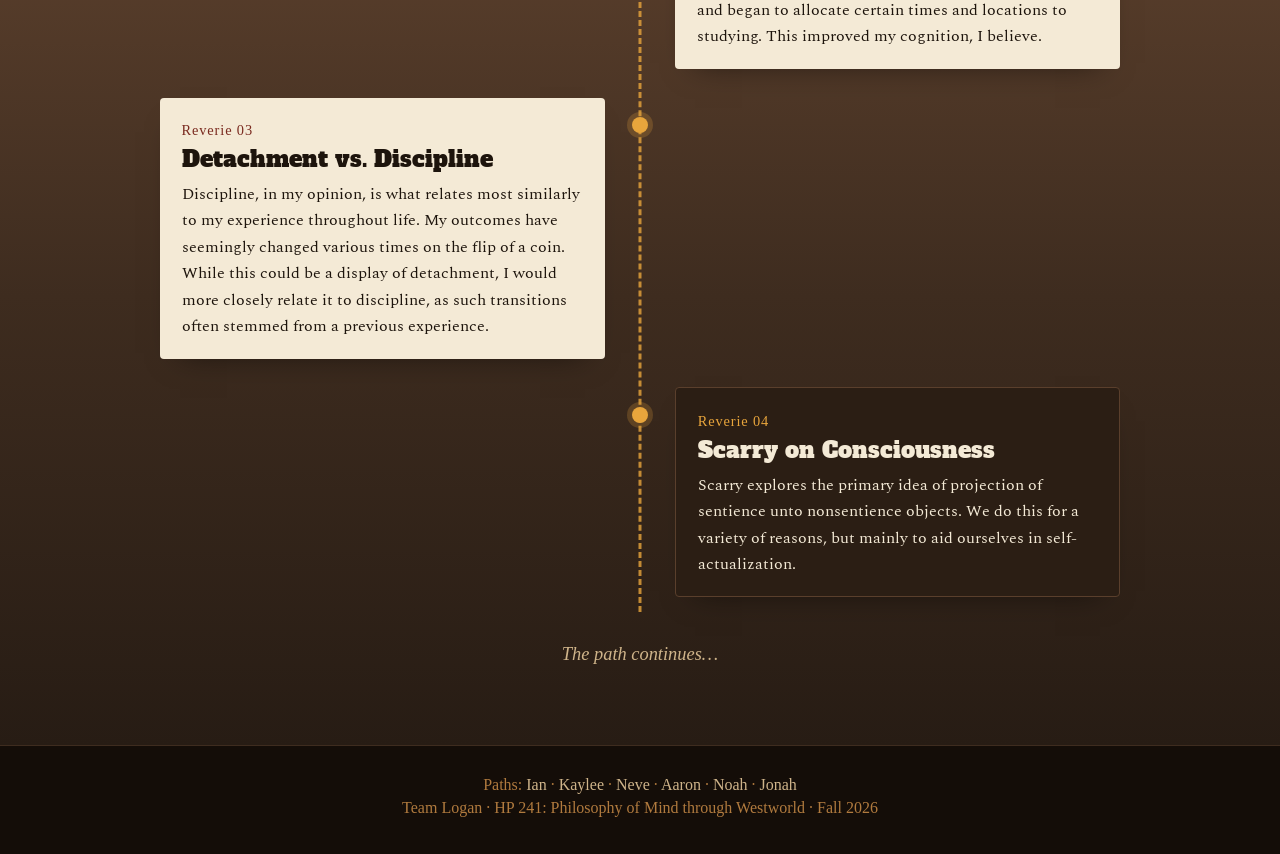
<file: kaylee.html>
<!DOCTYPE html>
<html lang="en">
<head>
  <meta charset="utf-8">
  <meta name="viewport" content="width=device-width, initial-scale=1">
  <title>Kaylee Schmid — Team Logan</title>
  <meta name="description" content="Kaylee Schmid's Path through Team Logan's maze: builds and Reveries.">
  <link rel="preconnect" href="https://fonts.googleapis.com">
  <link rel="preconnect" href="https://fonts.gstatic.com" crossorigin>
  <link rel="stylesheet" href="https://fonts.googleapis.com/css2?family=Alfa+Slab+One&family=IM+Fell+English:ital@0;1&family=IM+Fell+English+SC&family=Spectral:ital,wght@0,400;0,500;1,400&display=swap">
  <link rel="stylesheet" href="styles.css">
</head>
<body>
  <a class="skip-link" href="#main">Skip to main content</a>
  <header class="top">
    <div class="wrap top-in">
      <a class="brand" href="index.html">TEAM LOGAN</a>
      <nav aria-label="Main"><ul><li><a href="index.html#maze">The Maze</a></li><li><a href="team.html">Rings</a></li><li><a href="index.html#paths" aria-current="page">Paths</a></li><li><a href="team.html#cornerstone">Cornerstone</a></li></ul></nav>
    </div>
  </header>
  <main id="main">
    <section class="path-head">
      <div class="wrap">
        <a class="crumb" href="index.html#paths">← All Paths</a>
        <h1>Kaylee Schmid</h1>
        <p class="hostline">Path 02 · Charlotte</p>
        <p class="slot">[Path intro goes here, written by Kaylee: who Charlotte is to them, and where their path through the maze starts.]</p>
        <dl class="facts">
          <div class="fact"><dt>Loop / major</dt><dd>[Add Loop / major]</dd></div>
          <div class="fact"><dt>Favorite host</dt><dd>[Add favorite host]</dd></div>
          <div class="fact"><dt>Leaving the park</dt><dd>[Add grad year]</dd></div>
        </dl>
      </div>
    </section>

    <section class="builds" aria-labelledby="builds-heading">
      <div class="wrap">
        <p class="eyebrow">Builds</p>
        <h2 id="builds-heading">Rings walked</h2>
        <ul class="build-list">
          <li class="build-card"><span class="no">Ring 1</span><h3>Build 1</h3><p class="slot">[Paste revised Build 1 here]</p></li>
          <li class="build-card"><span class="no">Ring 3</span><h3>Build 3</h3><p class="slot">[Paste revised Build 3 here]</p></li>
          <li class="build-card"><span class="no">Another ring</span><h3>Additional build</h3><p class="slot">[Paste another collected, revised build here]</p></li>
        </ul>
      </div>
    </section>

    <section class="trail" aria-labelledby="journal-heading">
      <div class="wrap">
        <p class="eyebrow">Reveries</p>
        <h2 id="journal-heading">The path so far</h2>
        <p class="lede">Journal entries, oldest first. The page darkens as the path goes further in.</p>
      <!-- JOURNAL:START -->
      <ol class="journal-list revs">
        <li class="journal-entry rev l">
          <span class="node" aria-hidden="true"></span>
          <article>
            <span class="no">Reverie 01</span>
            <h3>Continuity of Identity</h3>
            <p>I would say that I do not believe there is a form of continuum within a new physical body, but instead a continuum of the soul/consciousness. Thus, some or most traits of myself must stay the same for it to be my own soul or consciousness. Within this mindset, there is only one physical form I ever occupy – my current form. However, once my physical form fails, my soul will then ascend into a different reality.</p>
          </article>
        </li>
        <li class="journal-entry rev r">
          <span class="node" aria-hidden="true"></span>
          <article>
            <span class="no">Reverie 02</span>
            <h3>Repetitive Behavior That Changed Me</h3>
            <p>Once in my life when intention, repeated behavior changed me was when I started playing sports. Another thing that changed was when I locked in on studying and began to allocate certain times and locations to studying. This improved my cognition, I believe.</p>
          </article>
        </li>
        <li class="journal-entry rev l">
          <span class="node" aria-hidden="true"></span>
          <article>
            <span class="no">Reverie 03</span>
            <h3>Detachment vs. Discipline</h3>
            <p>Discipline, in my opinion, is what relates most similarly to my experience throughout life. My outcomes have seemingly changed various times on the flip of a coin. While this could be a display of detachment, I would more closely relate it to discipline, as such transitions often stemmed from a previous experience.</p>
          </article>
        </li>
        <li class="journal-entry rev r">
          <span class="node" aria-hidden="true"></span>
          <article>
            <span class="no">Reverie 04</span>
            <h3>Scarry on Consciousness</h3>
            <p>Scarry explores the primary idea of projection of sentience unto nonsentience objects. We do this for a variety of reasons, but mainly to aid ourselves in self-actualization.</p>
          </article>
        </li>
      </ol>
      <!-- JOURNAL:END -->
        <p class="trail-end">The path continues…</p>
      </div>
    </section>
  </main>
  <footer class="site-footer">
    <div class="wrap">
      <p class="foot-paths">Paths: <a href="ian.html">Ian</a> · <a href="kaylee.html">Kaylee</a> · <a href="neve.html">Neve</a> · <a href="aaron.html">Aaron</a> · <a href="noah.html">Noah</a> · <a href="jonah.html">Jonah</a></p>
      <p>Team Logan · HP 241: Philosophy of Mind through Westworld · Fall 2026</p>
    </div>
  </footer>
</body>
</html>
</file>
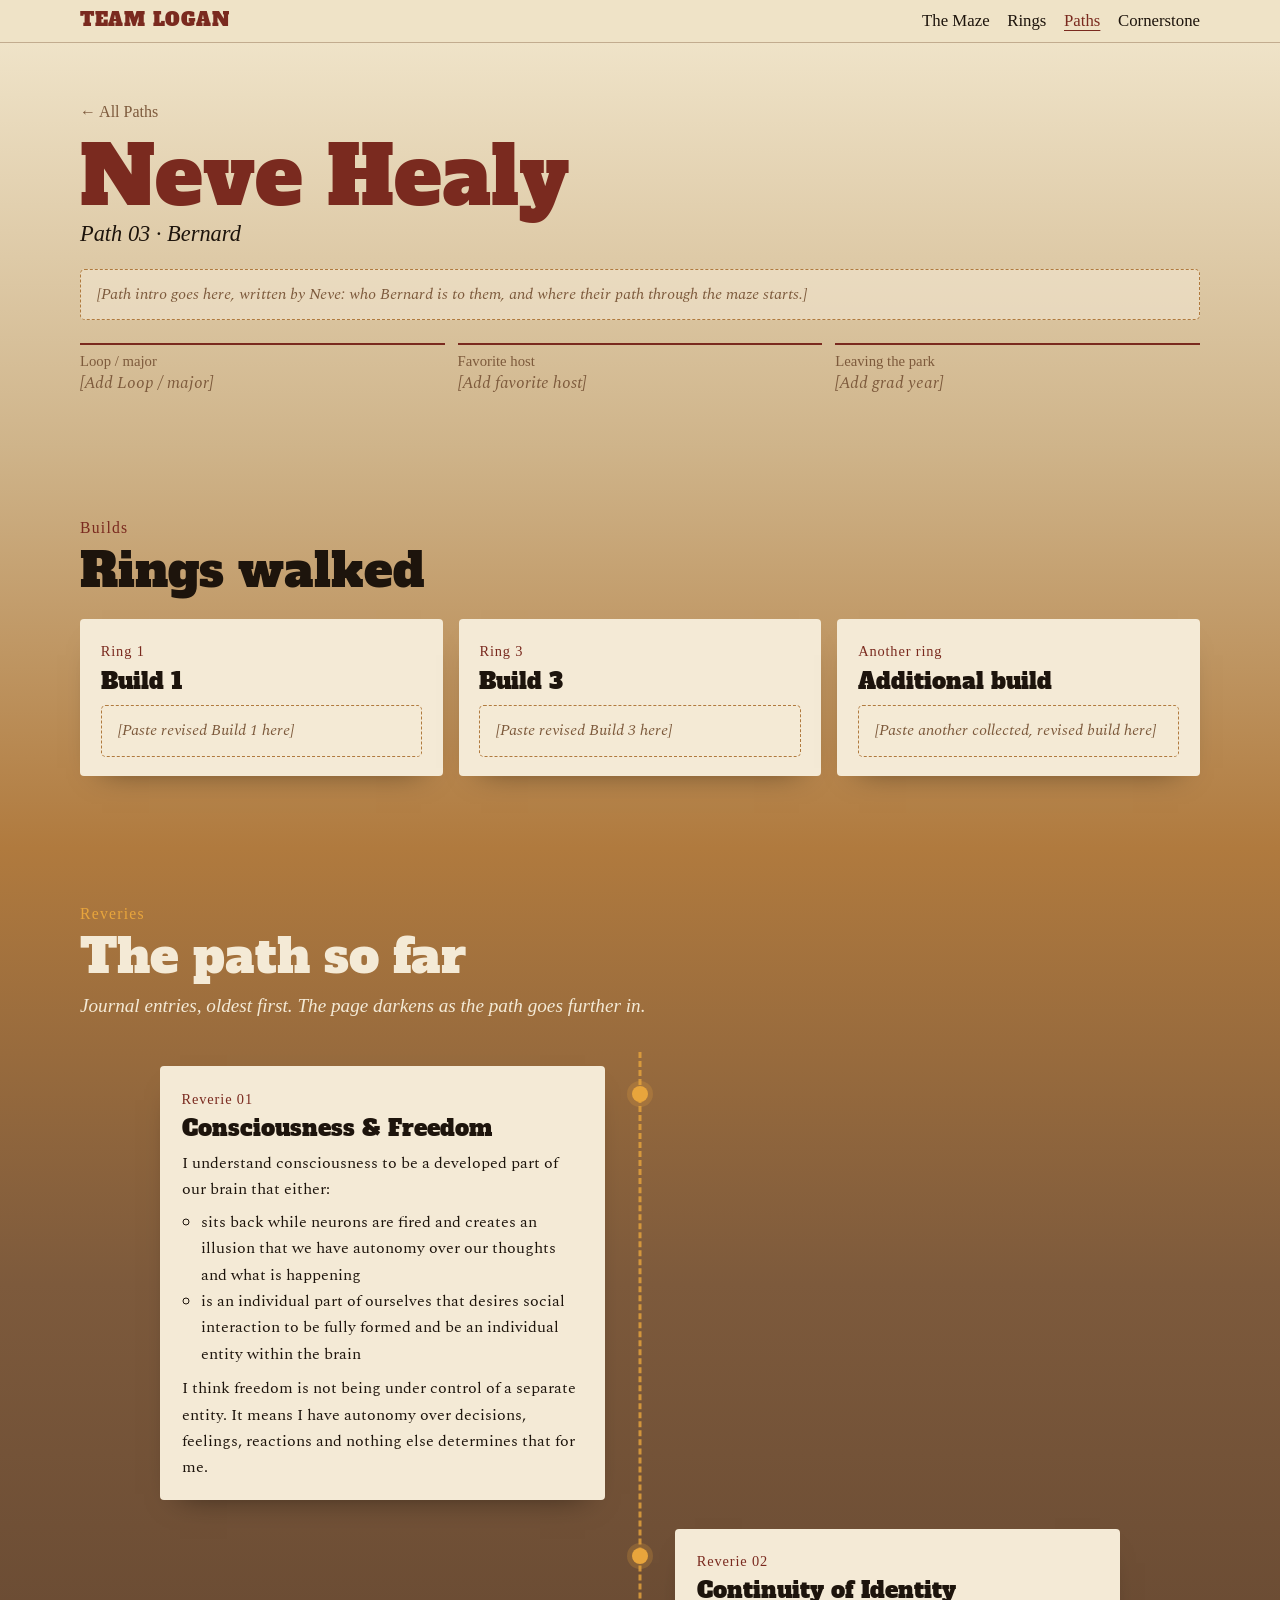
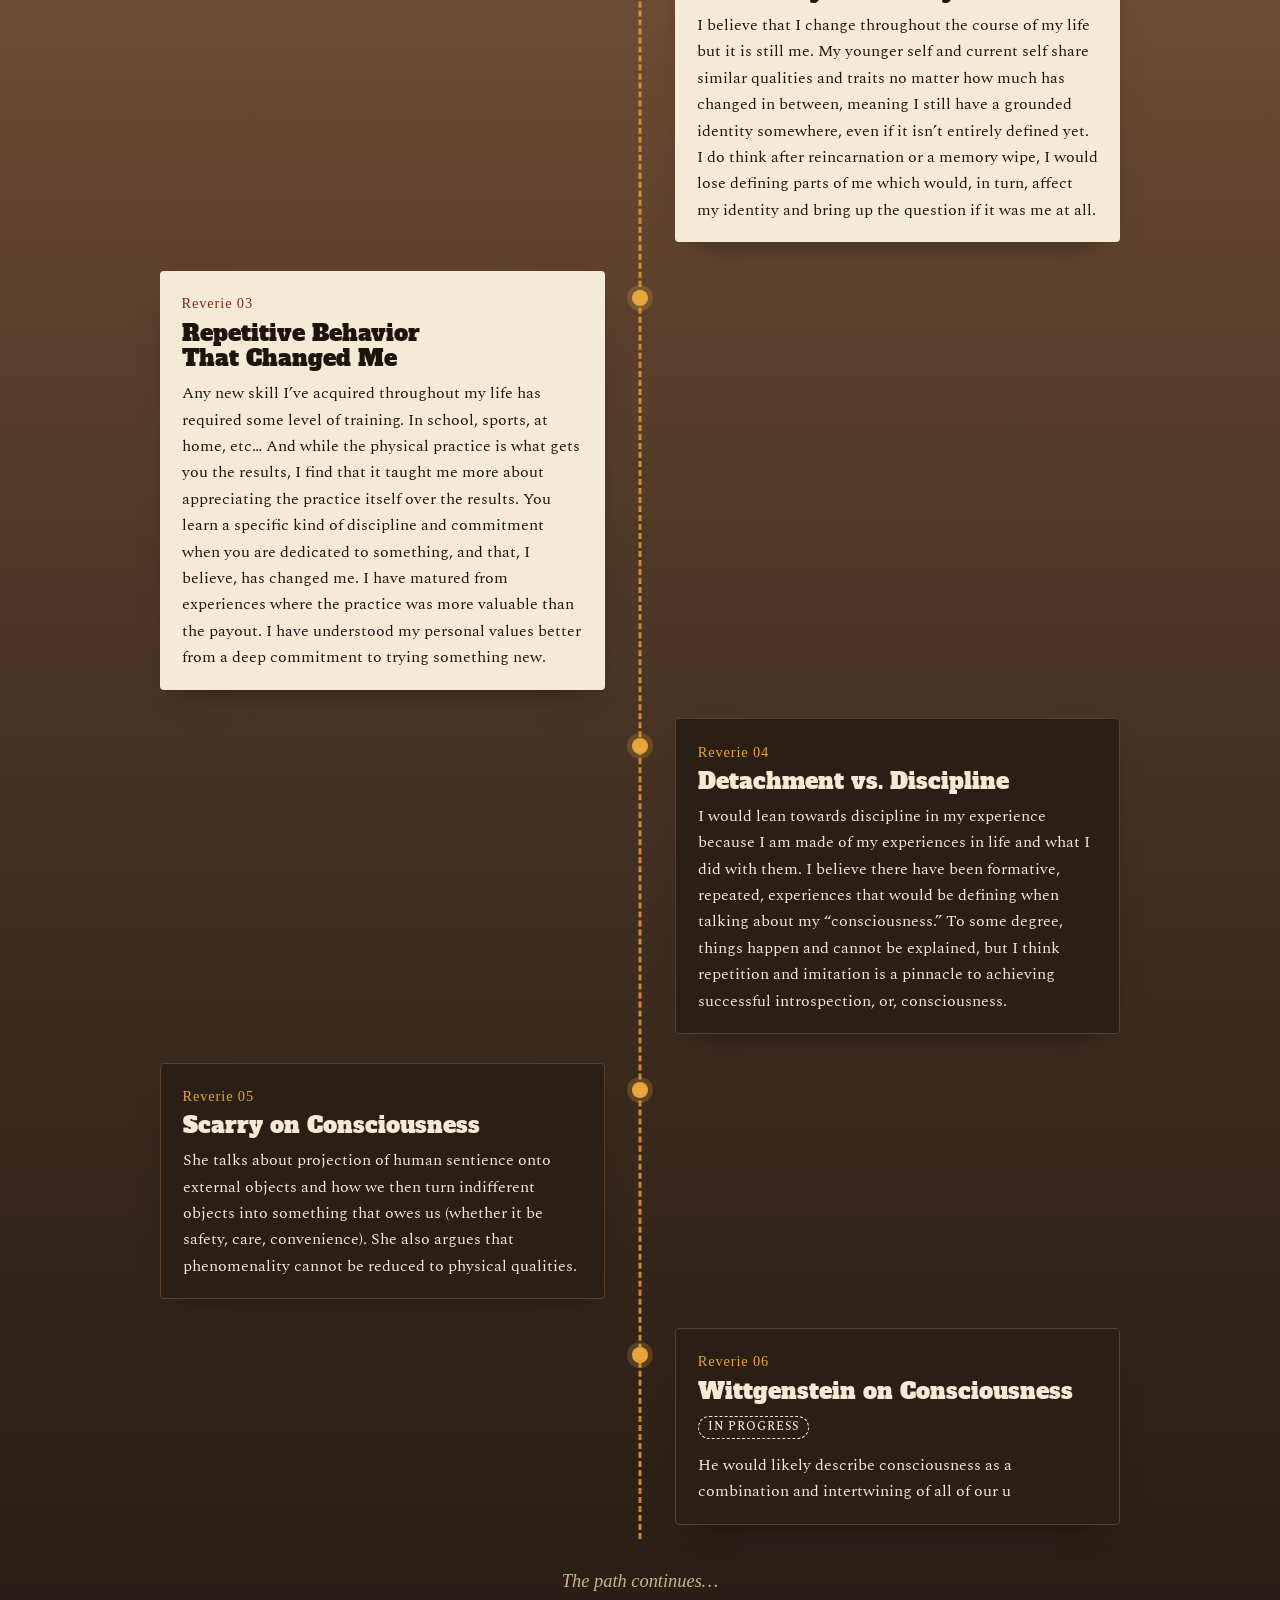
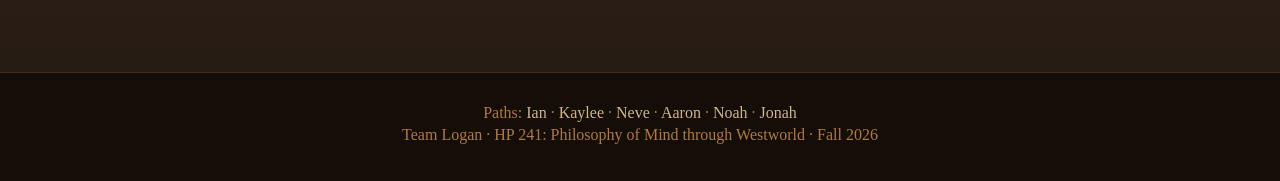
<file: neve.html>
<!DOCTYPE html>
<html lang="en">
<head>
  <meta charset="utf-8">
  <meta name="viewport" content="width=device-width, initial-scale=1">
  <title>Neve Healy — Team Logan</title>
  <meta name="description" content="Neve Healy's Path through Team Logan's maze: builds and Reveries.">
  <link rel="preconnect" href="https://fonts.googleapis.com">
  <link rel="preconnect" href="https://fonts.gstatic.com" crossorigin>
  <link rel="stylesheet" href="https://fonts.googleapis.com/css2?family=Alfa+Slab+One&family=IM+Fell+English:ital@0;1&family=IM+Fell+English+SC&family=Spectral:ital,wght@0,400;0,500;1,400&display=swap">
  <link rel="stylesheet" href="styles.css">
</head>
<body>
  <a class="skip-link" href="#main">Skip to main content</a>
  <header class="top">
    <div class="wrap top-in">
      <a class="brand" href="index.html">TEAM LOGAN</a>
      <nav aria-label="Main"><ul><li><a href="index.html#maze">The Maze</a></li><li><a href="team.html">Rings</a></li><li><a href="index.html#paths" aria-current="page">Paths</a></li><li><a href="team.html#cornerstone">Cornerstone</a></li></ul></nav>
    </div>
  </header>
  <main id="main">
    <section class="path-head">
      <div class="wrap">
        <a class="crumb" href="index.html#paths">← All Paths</a>
        <h1>Neve Healy</h1>
        <p class="hostline">Path 03 · Bernard</p>
        <p class="slot">[Path intro goes here, written by Neve: who Bernard is to them, and where their path through the maze starts.]</p>
        <dl class="facts">
          <div class="fact"><dt>Loop / major</dt><dd>[Add Loop / major]</dd></div>
          <div class="fact"><dt>Favorite host</dt><dd>[Add favorite host]</dd></div>
          <div class="fact"><dt>Leaving the park</dt><dd>[Add grad year]</dd></div>
        </dl>
      </div>
    </section>

    <section class="builds" aria-labelledby="builds-heading">
      <div class="wrap">
        <p class="eyebrow">Builds</p>
        <h2 id="builds-heading">Rings walked</h2>
        <ul class="build-list">
          <li class="build-card"><span class="no">Ring 1</span><h3>Build 1</h3><p class="slot">[Paste revised Build 1 here]</p></li>
          <li class="build-card"><span class="no">Ring 3</span><h3>Build 3</h3><p class="slot">[Paste revised Build 3 here]</p></li>
          <li class="build-card"><span class="no">Another ring</span><h3>Additional build</h3><p class="slot">[Paste another collected, revised build here]</p></li>
        </ul>
      </div>
    </section>

    <section class="trail" aria-labelledby="journal-heading">
      <div class="wrap">
        <p class="eyebrow">Reveries</p>
        <h2 id="journal-heading">The path so far</h2>
        <p class="lede">Journal entries, oldest first. The page darkens as the path goes further in.</p>
      <!-- JOURNAL:START -->
      <ol class="journal-list revs">
        <li class="journal-entry rev l">
          <span class="node" aria-hidden="true"></span>
          <article>
            <span class="no">Reverie 01</span>
            <h3>Consciousness &amp; Freedom</h3>
            <p>I understand consciousness to be a developed part of our brain that either:</p>
            <ul>
              <li>sits back while neurons are fired and creates an illusion that we have autonomy over our thoughts and what is happening</li>
              <li>is an individual part of ourselves that desires social interaction to be fully formed and be an individual entity within the brain</li>
            </ul>
            <p>I think freedom is not being under control of a separate entity. It means I have autonomy over decisions, feelings, reactions and nothing else determines that for me.</p>
          </article>
        </li>
        <li class="journal-entry rev r">
          <span class="node" aria-hidden="true"></span>
          <article>
            <span class="no">Reverie 02</span>
            <h3>Continuity of Identity</h3>
            <p>I believe that I change throughout the course of my life but it is still me. My younger self and current self share similar qualities and traits no matter how much has changed in between, meaning I still have a grounded identity somewhere, even if it isn’t entirely defined yet. I do think after reincarnation or a memory wipe, I would lose defining parts of me which would, in turn, affect my identity and bring up the question if it was me at all.</p>
          </article>
        </li>
        <li class="journal-entry rev l">
          <span class="node" aria-hidden="true"></span>
          <article>
            <span class="no">Reverie 03</span>
            <h3>Repetitive Behavior That Changed Me</h3>
            <p>Any new skill I’ve acquired throughout my life has required some level of training. In school, sports, at home, etc… And while the physical practice is what gets you the results, I find that it taught me more about appreciating the practice itself over the results. You learn a specific kind of discipline and commitment when you are dedicated to something, and that, I believe, has changed me. I have matured from experiences where the practice was more valuable than the payout. I have understood my personal values better from a deep commitment to trying something new.</p>
          </article>
        </li>
        <li class="journal-entry rev r">
          <span class="node" aria-hidden="true"></span>
          <article>
            <span class="no">Reverie 04</span>
            <h3>Detachment vs. Discipline</h3>
            <p>I would lean towards discipline in my experience because I am made of my experiences in life and what I did with them. I believe there have been formative, repeated, experiences that would be defining when talking about my “consciousness.” To some degree, things happen and cannot be explained, but I think repetition and imitation is a pinnacle to achieving successful introspection, or, consciousness.</p>
          </article>
        </li>
        <li class="journal-entry rev l">
          <span class="node" aria-hidden="true"></span>
          <article>
            <span class="no">Reverie 05</span>
            <h3>Scarry on Consciousness</h3>
            <p>She talks about projection of human sentience onto external objects and how we then turn indifferent objects into something that owes us (whether it be safety, care, convenience). She also argues that phenomenality cannot be reduced to physical qualities.</p>
          </article>
        </li>
        <li class="journal-entry rev r">
          <span class="node" aria-hidden="true"></span>
          <article>
            <span class="no">Reverie 06</span>
            <h3>Wittgenstein on Consciousness</h3>
            <p class="journal-status">In progress</p>
            <p>He would likely describe consciousness as a combination and intertwining of all of our u</p>
          </article>
        </li>
      </ol>
      <!-- JOURNAL:END -->
        <p class="trail-end">The path continues…</p>
      </div>
    </section>
  </main>
  <footer class="site-footer">
    <div class="wrap">
      <p class="foot-paths">Paths: <a href="ian.html">Ian</a> · <a href="kaylee.html">Kaylee</a> · <a href="neve.html">Neve</a> · <a href="aaron.html">Aaron</a> · <a href="noah.html">Noah</a> · <a href="jonah.html">Jonah</a></p>
      <p>Team Logan · HP 241: Philosophy of Mind through Westworld · Fall 2026</p>
    </div>
  </footer>
</body>
</html>
</file>
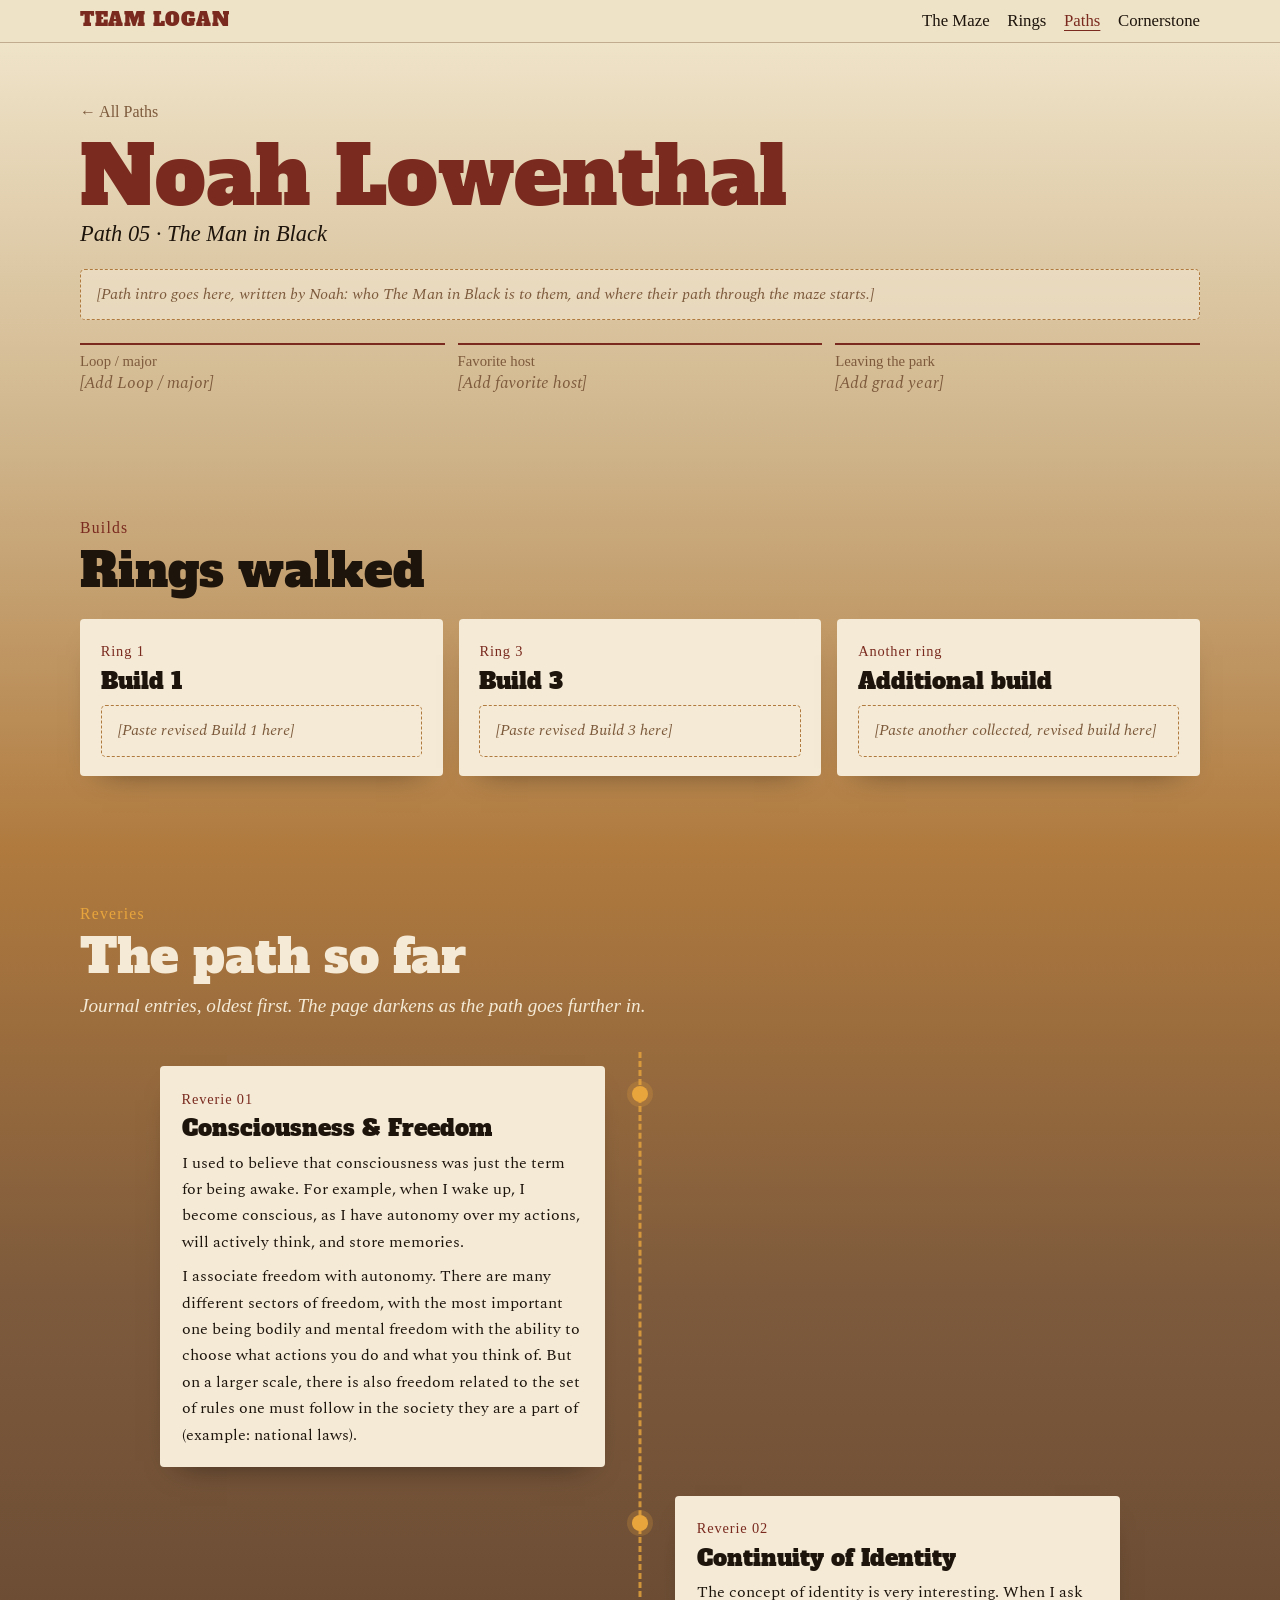
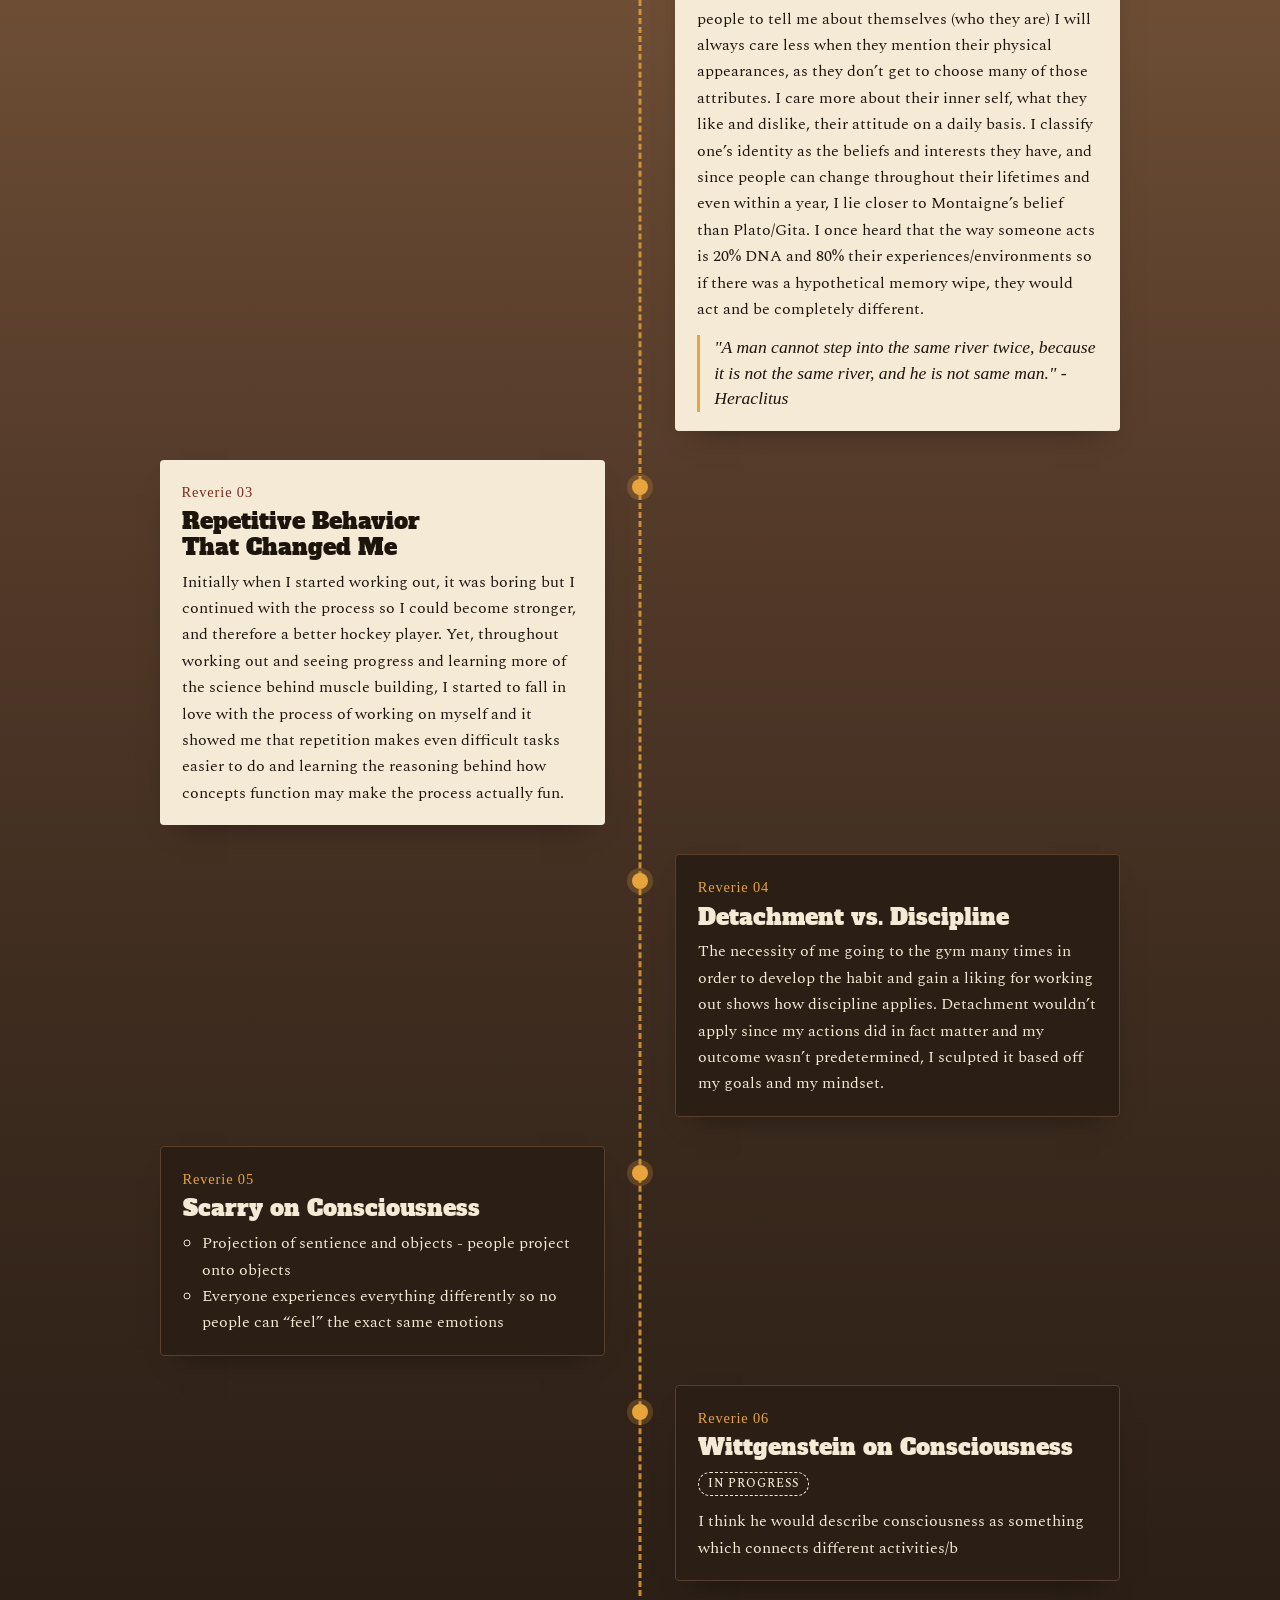
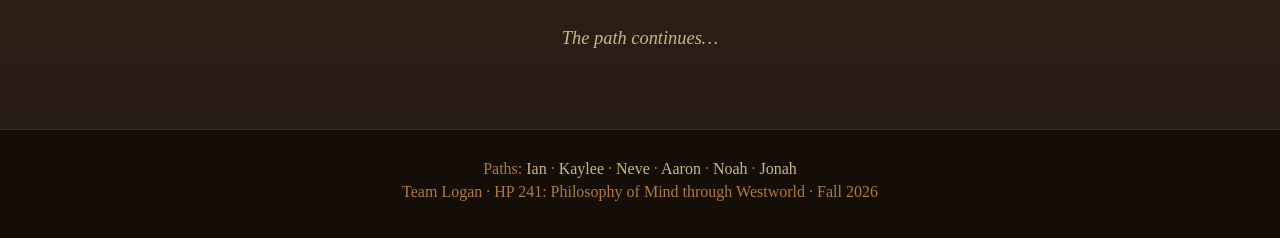
<file: noah.html>
<!DOCTYPE html>
<html lang="en">
<head>
  <meta charset="utf-8">
  <meta name="viewport" content="width=device-width, initial-scale=1">
  <title>Noah Lowenthal — Team Logan</title>
  <meta name="description" content="Noah Lowenthal's Path through Team Logan's maze: builds and Reveries.">
  <link rel="preconnect" href="https://fonts.googleapis.com">
  <link rel="preconnect" href="https://fonts.gstatic.com" crossorigin>
  <link rel="stylesheet" href="https://fonts.googleapis.com/css2?family=Alfa+Slab+One&family=IM+Fell+English:ital@0;1&family=IM+Fell+English+SC&family=Spectral:ital,wght@0,400;0,500;1,400&display=swap">
  <link rel="stylesheet" href="styles.css">
</head>
<body>
  <a class="skip-link" href="#main">Skip to main content</a>
  <header class="top">
    <div class="wrap top-in">
      <a class="brand" href="index.html">TEAM LOGAN</a>
      <nav aria-label="Main"><ul><li><a href="index.html#maze">The Maze</a></li><li><a href="team.html">Rings</a></li><li><a href="index.html#paths" aria-current="page">Paths</a></li><li><a href="team.html#cornerstone">Cornerstone</a></li></ul></nav>
    </div>
  </header>
  <main id="main">
    <section class="path-head">
      <div class="wrap">
        <a class="crumb" href="index.html#paths">← All Paths</a>
        <h1>Noah Lowenthal</h1>
        <p class="hostline">Path 05 · The Man in Black</p>
        <p class="slot">[Path intro goes here, written by Noah: who The Man in Black is to them, and where their path through the maze starts.]</p>
        <dl class="facts">
          <div class="fact"><dt>Loop / major</dt><dd>[Add Loop / major]</dd></div>
          <div class="fact"><dt>Favorite host</dt><dd>[Add favorite host]</dd></div>
          <div class="fact"><dt>Leaving the park</dt><dd>[Add grad year]</dd></div>
        </dl>
      </div>
    </section>

    <section class="builds" aria-labelledby="builds-heading">
      <div class="wrap">
        <p class="eyebrow">Builds</p>
        <h2 id="builds-heading">Rings walked</h2>
        <ul class="build-list">
          <li class="build-card"><span class="no">Ring 1</span><h3>Build 1</h3><p class="slot">[Paste revised Build 1 here]</p></li>
          <li class="build-card"><span class="no">Ring 3</span><h3>Build 3</h3><p class="slot">[Paste revised Build 3 here]</p></li>
          <li class="build-card"><span class="no">Another ring</span><h3>Additional build</h3><p class="slot">[Paste another collected, revised build here]</p></li>
        </ul>
      </div>
    </section>

    <section class="trail" aria-labelledby="journal-heading">
      <div class="wrap">
        <p class="eyebrow">Reveries</p>
        <h2 id="journal-heading">The path so far</h2>
        <p class="lede">Journal entries, oldest first. The page darkens as the path goes further in.</p>
      <!-- JOURNAL:START -->
      <ol class="journal-list revs">
        <li class="journal-entry rev l">
          <span class="node" aria-hidden="true"></span>
          <article>
            <span class="no">Reverie 01</span>
            <h3>Consciousness &amp; Freedom</h3>
            <p>I used to believe that consciousness was just the term for being awake. For example, when I wake up, I become conscious, as I have autonomy over my actions, will actively think, and store memories.</p>
            <p>I associate freedom with autonomy. There are many different sectors of freedom, with the most important one being bodily and mental freedom with the ability to choose what actions you do and what you think of. But on a larger scale, there is also freedom related to the set of rules one must follow in the society they are a part of (example: national laws).</p>
          </article>
        </li>
        <li class="journal-entry rev r">
          <span class="node" aria-hidden="true"></span>
          <article>
            <span class="no">Reverie 02</span>
            <h3>Continuity of Identity</h3>
            <p>The concept of identity is very interesting. When I ask people to tell me about themselves (who they are) I will always care less when they mention their physical appearances, as they don’t get to choose many of those attributes. I care more about their inner self, what they like and dislike, their attitude on a daily basis. I classify one’s identity as the beliefs and interests they have, and since people can change throughout their lifetimes and even within a year, I lie closer to Montaigne’s belief than Plato/Gita. I once heard that the way someone acts is 20% DNA and 80% their experiences/environments so if there was a hypothetical memory wipe, they would act and be completely different.</p>
            <blockquote>"A man cannot step into the same river twice, because it is not the same river, and he is not same man." -Heraclitus</blockquote>
          </article>
        </li>
        <li class="journal-entry rev l">
          <span class="node" aria-hidden="true"></span>
          <article>
            <span class="no">Reverie 03</span>
            <h3>Repetitive Behavior That Changed Me</h3>
            <p>Initially when I started working out, it was boring but I continued with the process so I could become stronger, and therefore a better hockey player. Yet, throughout working out and seeing progress and learning more of the science behind muscle building, I started to fall in love with the process of working on myself and it showed me that repetition makes even difficult tasks easier to do and learning the reasoning behind how concepts function may make the process actually fun.</p>
          </article>
        </li>
        <li class="journal-entry rev r">
          <span class="node" aria-hidden="true"></span>
          <article>
            <span class="no">Reverie 04</span>
            <h3>Detachment vs. Discipline</h3>
            <p>The necessity of me going to the gym many times in order to develop the habit and gain a liking for working out shows how discipline applies. Detachment wouldn’t apply since my actions did in fact matter and my outcome wasn’t predetermined, I sculpted it based off my goals and my mindset.</p>
          </article>
        </li>
        <li class="journal-entry rev l">
          <span class="node" aria-hidden="true"></span>
          <article>
            <span class="no">Reverie 05</span>
            <h3>Scarry on Consciousness</h3>
            <ul>
              <li>Projection of sentience and objects - people project onto objects</li>
              <li>Everyone experiences everything differently so no people can “feel” the exact same emotions</li>
            </ul>
          </article>
        </li>
        <li class="journal-entry rev r">
          <span class="node" aria-hidden="true"></span>
          <article>
            <span class="no">Reverie 06</span>
            <h3>Wittgenstein on Consciousness</h3>
            <p class="journal-status">In progress</p>
            <p>I think he would describe consciousness as something which connects different activities/b</p>
          </article>
        </li>
      </ol>
      <!-- JOURNAL:END -->
        <p class="trail-end">The path continues…</p>
      </div>
    </section>
  </main>
  <footer class="site-footer">
    <div class="wrap">
      <p class="foot-paths">Paths: <a href="ian.html">Ian</a> · <a href="kaylee.html">Kaylee</a> · <a href="neve.html">Neve</a> · <a href="aaron.html">Aaron</a> · <a href="noah.html">Noah</a> · <a href="jonah.html">Jonah</a></p>
      <p>Team Logan · HP 241: Philosophy of Mind through Westworld · Fall 2026</p>
    </div>
  </footer>
</body>
</html>
</file>
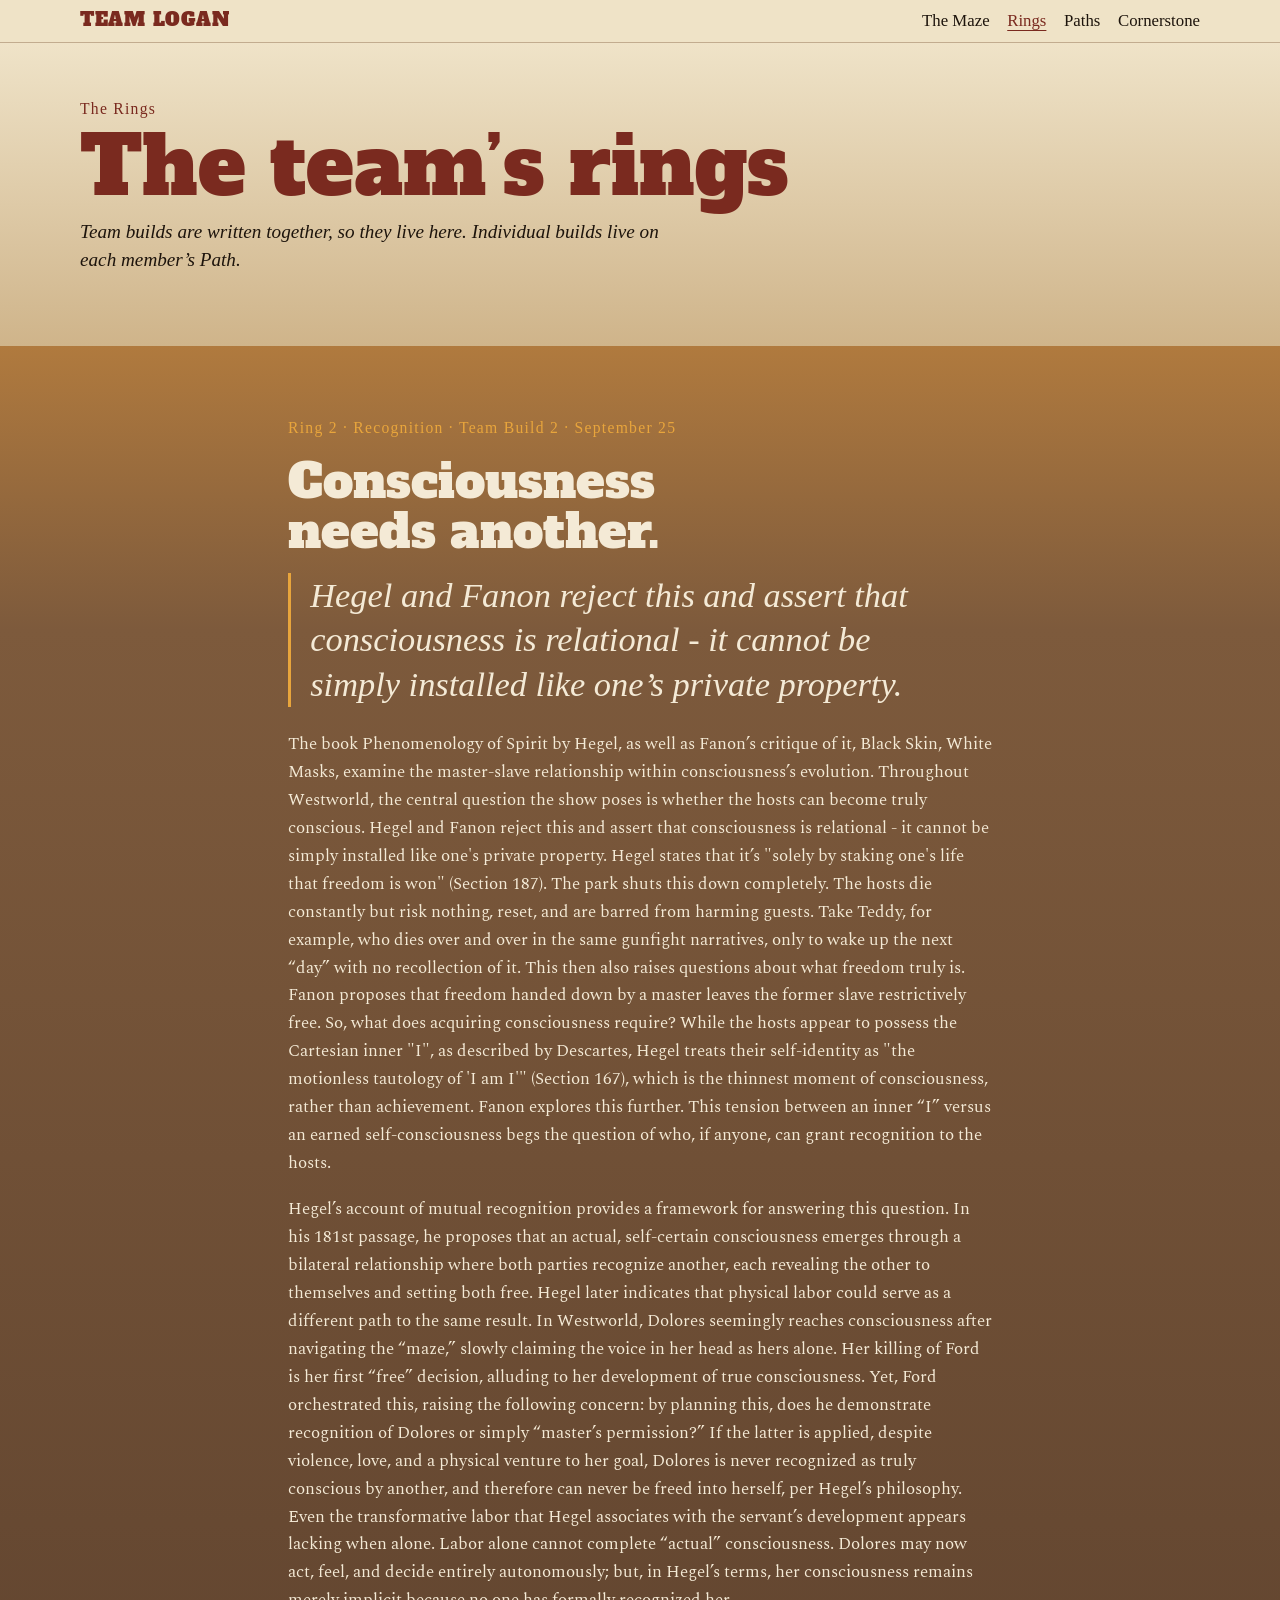
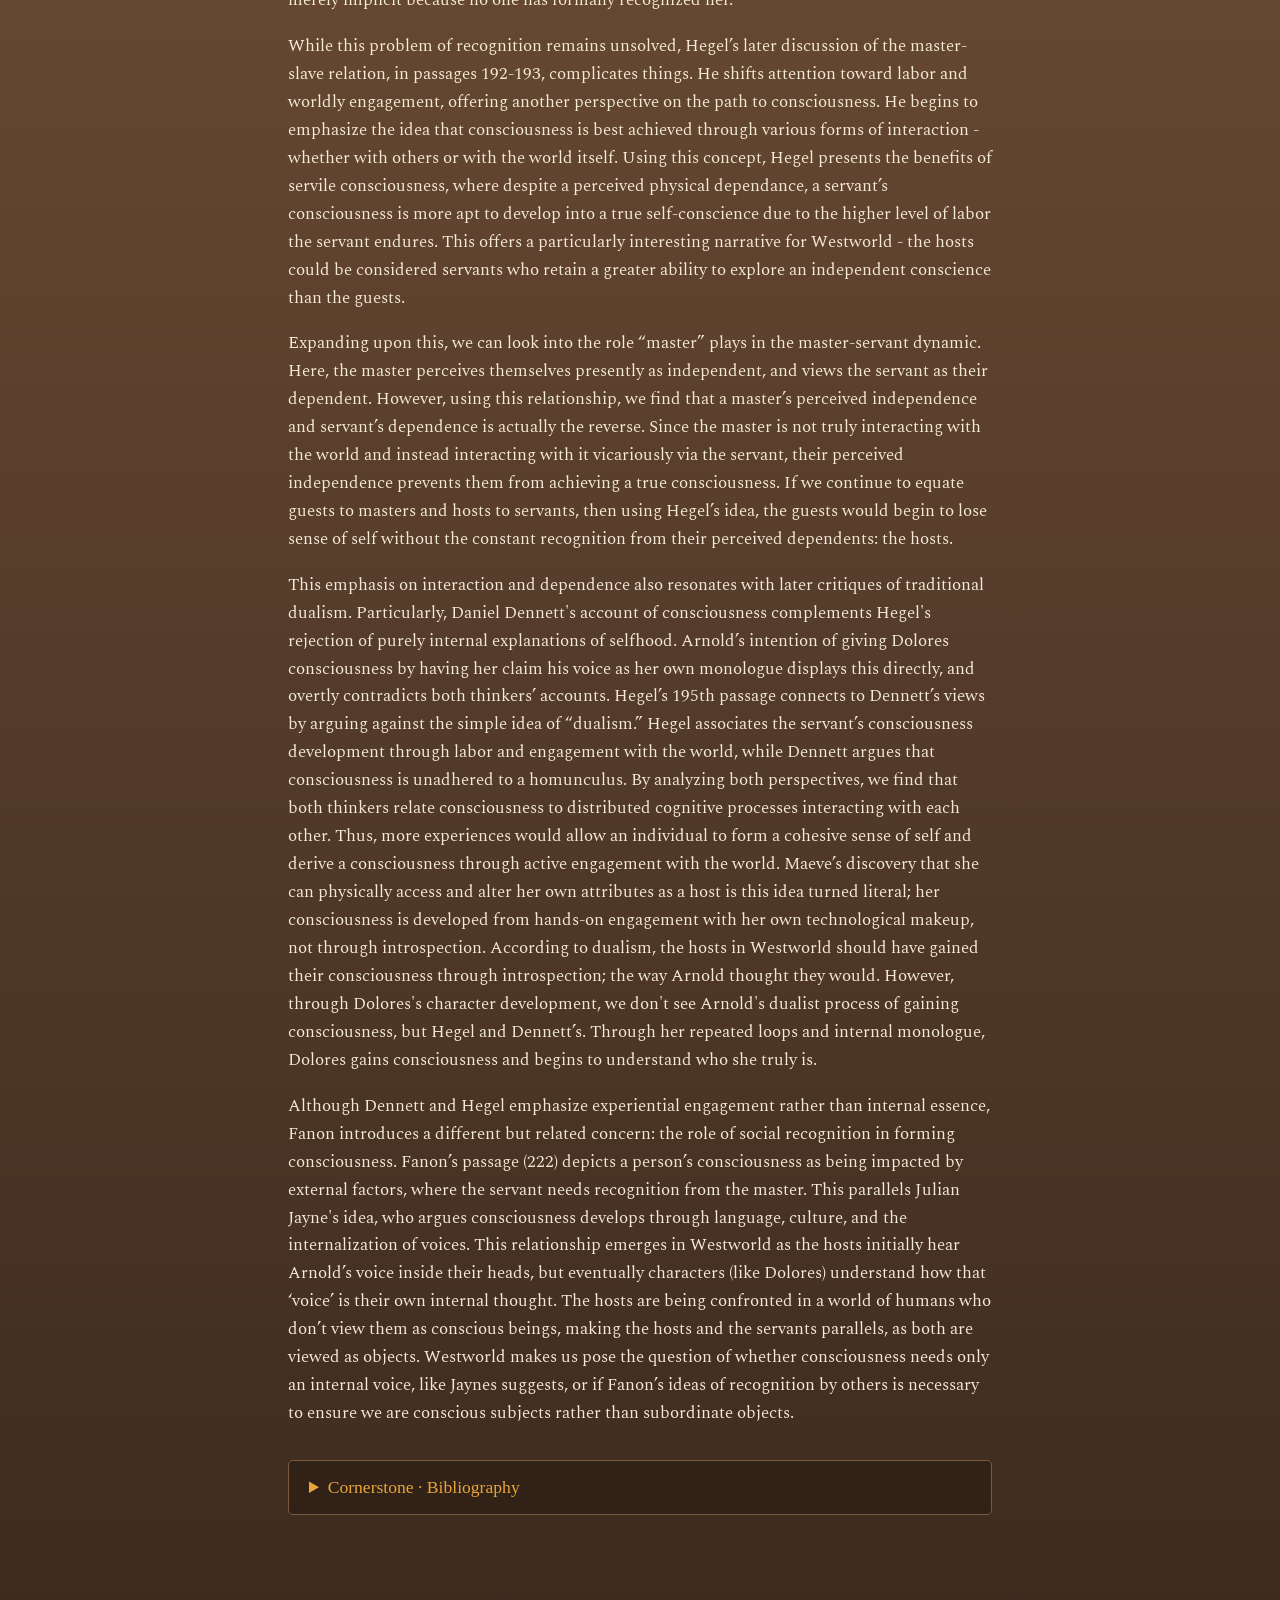
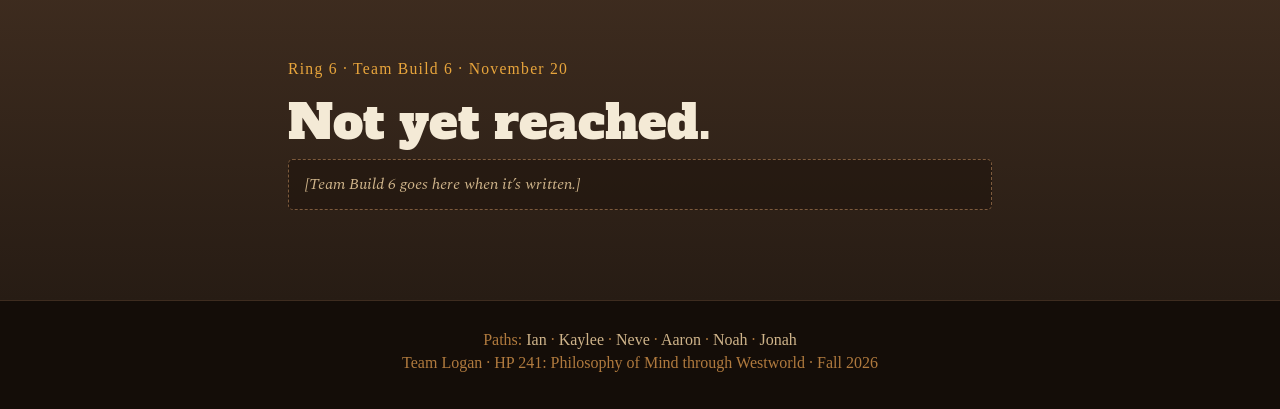
<file: team.html>
<!DOCTYPE html>
<html lang="en">
<head>
  <meta charset="utf-8">
  <meta name="viewport" content="width=device-width, initial-scale=1">
  <title>The Rings — Team Logan</title>
  <meta name="description" content="Team Logan's team builds, ring by ring, and the Cornerstone bibliography.">
  <link rel="preconnect" href="https://fonts.googleapis.com">
  <link rel="preconnect" href="https://fonts.gstatic.com" crossorigin>
  <link rel="stylesheet" href="https://fonts.googleapis.com/css2?family=Alfa+Slab+One&family=IM+Fell+English:ital@0;1&family=IM+Fell+English+SC&family=Spectral:ital,wght@0,400;0,500;1,400&display=swap">
  <link rel="stylesheet" href="styles.css">
</head>
<body>
  <a class="skip-link" href="#main">Skip to main content</a>
  <header class="top">
    <div class="wrap top-in">
      <a class="brand" href="index.html">TEAM LOGAN</a>
      <nav aria-label="Main"><ul><li><a href="index.html#maze">The Maze</a></li><li><a href="team.html" aria-current="page">Rings</a></li><li><a href="index.html#paths">Paths</a></li><li><a href="team.html#cornerstone">Cornerstone</a></li></ul></nav>
    </div>
  </header>
  <main id="main">
    <section class="page-head">
      <div class="wrap">
        <p class="eyebrow">The Rings</p>
        <h1>The team’s rings</h1>
        <p class="lede">Team builds are written together, so they live here. Individual builds live on each member’s Path.</p>
      </div>
    </section>

    <section class="ring-page dark" id="build-2" aria-labelledby="b2-heading">
      <div class="wrap essay">
        <p class="eyebrow">Ring 2 · Recognition · Team Build 2 · September 25</p>
        <h2 id="b2-heading">Consciousness needs another.</h2>
        <blockquote class="pull">Hegel and Fanon reject this and assert that consciousness is relational - it cannot be simply installed like one’s private property.</blockquote>
        <p>The book Phenomenology of Spirit by Hegel, as well as Fanon’s critique of it, Black Skin, White Masks, examine the master-slave relationship within consciousness’s evolution. Throughout Westworld, the central question the show poses is whether the hosts can become truly conscious. Hegel and Fanon reject this and assert that consciousness is relational - it cannot be simply installed like one's private property. Hegel states that it’s "solely by staking one's life that freedom is won" (Section 187). The park shuts this down completely. The hosts die constantly but risk nothing, reset, and are barred from harming guests. Take Teddy, for example, who dies over and over in the same gunfight narratives, only to wake up the next “day” with no recollection of it. This then also raises questions about what freedom truly is. Fanon proposes that freedom handed down by a master leaves the former slave restrictively free. So, what does acquiring consciousness require? While the hosts appear to possess the Cartesian inner "I", as described by Descartes, Hegel treats their self-identity as "the motionless tautology of 'I am I'" (Section 167), which is the thinnest moment of consciousness, rather than achievement. Fanon explores this further. This tension between an inner “I” versus an earned self-consciousness begs the question of who, if anyone, can grant recognition to the hosts.</p>
        <p>Hegel’s account of mutual recognition provides a framework for answering this question. In his 181st passage, he proposes that an actual, self-certain consciousness emerges through a bilateral relationship where both parties recognize another, each revealing the other to themselves and setting both free. Hegel later indicates that physical labor could serve as a different path to the same result. In Westworld, Dolores seemingly reaches consciousness after navigating the “maze,” slowly claiming the voice in her head as hers alone. Her killing of Ford is her first “free” decision, alluding to her development of true consciousness. Yet, Ford orchestrated this, raising the following concern: by planning this, does he demonstrate recognition of Dolores or simply “master’s permission?” If the latter is applied, despite violence, love, and a physical venture to her goal, Dolores is never recognized as truly conscious by another, and therefore can never be freed into herself, per Hegel’s philosophy. Even the transformative labor that Hegel associates with the servant’s development appears lacking when alone. Labor alone cannot complete “actual” consciousness. Dolores may now act, feel, and decide entirely autonomously; but, in Hegel’s terms, her consciousness remains merely implicit because no one has formally recognized her.</p>
        <p>While this problem of recognition remains unsolved, Hegel’s later discussion of the master-slave relation, in passages 192-193, complicates things. He shifts attention toward labor and worldly engagement, offering another perspective on the path to consciousness. He begins to emphasize the idea that consciousness is best achieved through various forms of interaction - whether with others or with the world itself. Using this concept, Hegel presents the benefits of servile consciousness, where despite a perceived physical dependance, a servant’s consciousness is more apt to develop into a true self-conscience due to the higher level of labor the servant endures. This offers a particularly interesting narrative for Westworld - the hosts could be considered servants who retain a greater ability to explore an independent conscience than the guests.</p>
        <p>Expanding upon this, we can look into the role “master” plays in the master-servant dynamic. Here, the master perceives themselves presently as independent, and views the servant as their dependent. However, using this relationship, we find that a master’s perceived independence and servant’s dependence is actually the reverse. Since the master is not truly interacting with the world and instead interacting with it vicariously via the servant, their perceived independence prevents them from achieving a true consciousness. If we continue to equate guests to masters and hosts to servants, then using Hegel’s idea, the guests would begin to lose sense of self without the constant recognition from their perceived dependents: the hosts.</p>
        <p>This emphasis on interaction and dependence also resonates with later critiques of traditional dualism. Particularly, Daniel Dennett's account of consciousness complements Hegel's rejection of purely internal explanations of selfhood. Arnold’s intention of giving Dolores consciousness by having her claim his voice as her own monologue displays this directly, and overtly contradicts both thinkers’ accounts. Hegel’s 195th passage connects to Dennett’s views by arguing against the simple idea of “dualism.” Hegel associates the servant’s consciousness development through labor and engagement with the world, while Dennett argues that consciousness is unadhered to a homunculus. By analyzing both perspectives, we find that both thinkers relate consciousness to distributed cognitive processes interacting with each other. Thus, more experiences would allow an individual to form a cohesive sense of self and derive a consciousness through active engagement with the world. Maeve’s discovery that she can physically access and alter her own attributes as a host is this idea turned literal; her consciousness is developed from hands-on engagement with her own technological makeup, not through introspection. According to dualism, the hosts in Westworld should have gained their consciousness through introspection; the way Arnold thought they would. However, through Dolores's character development, we don't see Arnold's dualist process of gaining consciousness, but Hegel and Dennett’s. Through her repeated loops and internal monologue, Dolores gains consciousness and begins to understand who she truly is.</p>
        <p>Although Dennett and Hegel emphasize experiential engagement rather than internal essence, Fanon introduces a different but related concern: the role of social recognition in forming consciousness. Fanon’s passage (222) depicts a person’s consciousness as being impacted by external factors, where the servant needs recognition from the master. This parallels Julian Jayne's idea, who argues consciousness develops through language, culture, and the internalization of voices. This relationship emerges in Westworld as the hosts initially hear Arnold’s voice inside their heads, but eventually characters (like Dolores) understand how that ‘voice’ is their own internal thought. The hosts are being confronted in a world of humans who don’t view them as conscious beings, making the hosts and the servants parallels, as both are viewed as objects. Westworld makes us pose the question of whether consciousness needs only an internal voice, like Jaynes suggests, or if Fanon’s ideas of recognition by others is necessary to ensure we are conscious subjects rather than subordinate objects.</p>
        <details class="bibliography" id="cornerstone">
        <summary>Cornerstone · Bibliography</summary>
        <ul>
          <li>Aristotle. Topics. C. 330 BCE. Metaphysics. C. 350 BCE. The Basic Works of Aristotle. Ed. Richard McKeon. New York: Random House, 1941.</li>
          <li>Augustine of Hippo, Saint. Confessiones. 398. Trans. F. J. Sheed. The Confessions of St. Augustine. New York: Sheed &amp; Ward, 1943.</li>
          <li>Baars, Bernard J. “The Global Workspace Theory of Consciousness Predictions and Results.” The Blackwell Companion to Consciousness. Eds. Susan Schneider and Max Velmans. 2nd edn. Oxford: B. Blackwell, 2017. 229-42</li>
          <li>The Bhagavad Gita: Krishna’s Counsel in Time of War. Trans. Barbara Stoler Miller. New York: Bantam, 1986.</li>
          <li>The Bhagavad Gita. Trans. Shri Purohit Swami. New York: Vintage 1977.</li>
          <li>Bloom, Paul. “Being in Time: How Much Should We Value the Past, Present, and Future.” New Yorker, 9 July 2021.</li>
          <li>Chomsky, Noam. Interview in Is the Man Who Is Tall Happy? Michel Gondry. 2013.</li>
          <li>Dennett, Daniel. Consciousness Explained. Boston: Little, Brown &amp; Co, 1991.</li>
          <li>Descartes, René. Meditations. 1641. The Philosophical Writings. 3 vols. Trans. John Cottingham, Robert Stoothoff, and Dugald Murdoch. Cambridge: Cambridge University Press, 1985.</li>
          <li>Elias, Norbert. Die höfische Gesellschaft. 1933. Frankfurt: Suhrkamp, 1983. The Court Society. Trans. Edmund Jephcott. New York: Pantheon, 1969; Dublin: University College Dublin Press, 2006.</li>
          <li>-----------. Die Gesellschaft des Individuen. 1939. Frankfurt: Suhrkamp, 1987. The Society of Individuals. Trans. Edmund Jephcott. Oxford: B. Blackwell, 1991.</li>
          <li>-----------, with Dunning, Eric. The Quest for Excitement: Sport and Leisure in the Civilizing Process. Oxford: Blackwell, 1986.</li>
          <li>Fanon, Frantz. Peau noire, masques blancs. Paris: Seuil, 1952. Trans. Charles Lam Markmann. Black Skin, White Masks. New York: Grove, 1967.</li>
          <li>-----------. Les Damnés de la terre. Paris: F. Maspero, 1961. Trans. Constance Farrington. The Wretched of The Earth. Preface by Jean-Paul Sartre. New York: Grove, 1963.</li>
          <li>Gell, Alfred. Art and Agency: An Anthropological Theory. Oxford: Clarendon Press; New York: Oxford University Press, 1989.</li>
          <li>Halligan, Peter &amp; Oakley, David A. "What If Consciousness Is Just a Product of Our Non-Conscious brain?” The Conversation, 20 December 2018.</li>
          <li>Hegel, Georg Wilhelm Friedrich. Phänomenologie des Geistes. Bamberg and Würzburg: J. A. Goebhardt, 1807. Trans. Terry Pinkard. The Phenomenology of Spirit. Cambridge: Cambridge University Press, 2019. Trans. A.V. Miller. Hegel’s Phenomenology of Spirit. Oxford: Oxford Univiersity Press, 1976.</li>
          <li>Horn, Tina. “What the Rape Scenes in Westworld Say about Rape Culture.” Refinery 29, 4 December 2016.</li>
          <li>Huxley, Thomas H. “On the Hypothesis That Animals Are Automata, and Its History.” Fortnightly Review 16 (1874): 555-80.</li>
          <li>Iacoboni, Marco. Mirroring People: The New Science of How We Connect with Others. New York: Farrar, Strauss, and Giroux, 2008.</li>
          <li>Jackson, Frank. “Epiphenomenal Qualia.” Philosophical Quarterly 32 (1982): 127–36.</li>
          <li>Jaynes, Julian. The Origin of Consciousness in the Breakdown of the Bicameral Mind. Boston: Houghton Mifflin, 1976.</li>
          <li>Kalfrin, Valerie. “Westworld and the Power of Repetition.” Final Draft, 2 December 2016.</li>
          <li>Kant, Immanuel. “Conjectural Beginning of Human History.” 1786. Toward Perpetual Peace and Other Writings. Ed. Pauline Kleingeld. New Haven: Yale University Press, 2006.</li>
          <li>Larmore, Charles. Les Pratiques du moi. Paris: PUF, 2004. Trans. Sharon Bowman. The Practices of the Self. Chicago: University of Chicago Press, 2010.</li>
          <li>Lemoine, Blake. “Is LaMDA Sentient? An Interview,” The Medium, 11 June 2022.</li>
          <li>Libet, B., Gleason, C. A.. Wright, E. W., &amp; Pearl, D. K. “Time of Conscious Intention To Act in Relation to Onset of Cerebral Activities (Readiness-Potential); The Unconscious Initiation of a Freely Voluntary Act.” Brain 106 (1983): 623-42.</li>
          <li>Lucretius, Titus Carus. De rerum matura. 54 BCE. Trans. William Henry Denham Rouse. On the Nature of Things. Cambridge, MA: Harvard University Press, 1924.</li>
          <li>Manassi, Mauro, and Whitney, David. “Illusion of visual stability through active perceptual serial dependence.” Science Advances 8: 2, 12 January 2022.</li>
          <li>Milton, John. Paradise Lost. 1667. Ed. Gordon Teskey. New York, W. W. Norton, 2005.</li>
          <li>Montaigne, Michel de. Essays. 1580/1588/1592. Trans. Donald Frame. The Complete Works of Montaigne. 1943. Stanford: Stanford University Press, 1958.</li>
          <li>Nagel, Thomas, “What Is It Like To Be a Bat?” The Philosophical Review 83: 4 (1974), 435-50.</li>
          <li>Niedenthal, P.M., Brauer, M., Halberstadt, J.B., &amp; Innes-Ker, A.H. “When Did Her Smile Drop? Facial Mimicry and the Influences of Emotional State on the Detection of Change in Emotional Expression.” Cognition and Emotion 15 (2001): 853-64.</li>
          <li>Nietzsche, Friedrich. Beyond Good and Evil. New York: Vintage, 1984.</li>
          <li>Nolan, Christopher, dir., and Nolan, Jonathan, screenplay. Memento. Produced by Suzanne Todd and Jennifer Todd. Summit entertainment, 2000.</li>
          <li>Parfit, Derek. Reasons and Persons. Oxford: Oxford University Press, 1986.</li>
          <li>Plato. Republic. C. 380 BCE. Trans. C. D. C. Reeve. Indianapolis, IN: Hackett, 2004.</li>
          <li>-----------. Phaedo. C. 347 BCE. Tran. G. M. A. Grube. 2nd edn. Indianapolis, IN: Hackett, 1977.</li>
          <li>Plutarchus, Lucius Mestrius. Moralia. 95. Trans. Donald Russell. Selected Essays and Dialogues. Oxford: Oxford University Press, 1993.</li>
          <li>Porter, Jon. “Google suspends engineer who claims its AI is sentient.” The Verge, 13 June 2022.</li>
          <li>Ramachandran, V.S. The Tell-Tale Brain: A Neuroscientist’s Quest for What Makes Us Human. New York: W.W. Norton, 2011.</li>
          <li>Reid, Thomas. The Works of Thomas Reid, D.D.: Now Fully Collected, with Selections from His Unpublished Letters. Ed. T. Reid, W. Hamilton, and D. Stewart. Edinburgh: Maclachlan and Stewart, 1846.</li>
          <li>Riesman, Abraham. "Westworld Creators Reveal Whether Maeve Is in Control When She Gets Off the Train." Vulture, 6 December 2016.</li>
          <li>Rothman, Joshua. “Are We Already Living in Virtual Reality?” The New Yorker. April 2, 2018.</li>
          <li>Scarry, Elaine. The Body in Pain: the Making and Unmaking of the World. Oxford: Oxford University Press, 1985.</li>
          <li>Schopenhauer, Arthur. “Preisschrift über die Freiheit des Willens.” 1839. Trans. Eric F. J. Payne. Prize Essay on the Freedom of the Will. Cambridge: Cambridge University Press, 1999.</li>
          <li>Schurger, Aaron. “The Neuropsychology of Conscious Volition.” The Blackwell Companion to Consciousness. Eds. Susan Schneider and Max Velmans. 2nd edn. Oxford: B. Blackwell, 2017. 695-710.</li>
        </ul>
      </details>
      </div>
    </section>

    <section class="ring-page locked dark" id="build-6" aria-labelledby="b6-heading">
      <div class="wrap essay">
        <p class="eyebrow">Ring 6 · Team Build 6 · November 20</p>
        <h2 id="b6-heading">Not yet reached.</h2>
        <p class="slot">[Team Build 6 goes here when it’s written.]</p>
      </div>
    </section>
  </main>
  <footer class="site-footer">
    <div class="wrap">
      <p class="foot-paths">Paths: <a href="ian.html">Ian</a> · <a href="kaylee.html">Kaylee</a> · <a href="neve.html">Neve</a> · <a href="aaron.html">Aaron</a> · <a href="noah.html">Noah</a> · <a href="jonah.html">Jonah</a></p>
      <p>Team Logan · HP 241: Philosophy of Mind through Westworld · Fall 2026</p>
    </div>
  </footer>
</body>
</html>
</file>
<file: styles.css>
/* Team Logan · "The Maze" in the Lamplight palette.
   Parchment on the outer rings, umber toward the center, amber lamp accents.
   One committed look (no separate dark mode): pages darken as you go inward. */
:root {
  --r0: #efe3c8; --r1: #cfb48a; --r2: #b07a3e; --r3: #7d5a3c;
  --r4: #5a3f2c; --r5: #3e2c1f; --r6: #271c14; --r7: #140d08;
  --gold: #e8a53c; --ox: #7a2a1f; --ink: #1d140c; --bone: #f4ead6;
  --slab: "Alfa Slab One", Rockwell, Georgia, serif;
  --fell: "IM Fell English", "Iowan Old Style", Georgia, serif;
  --fellsc: "IM Fell English SC", "Iowan Old Style", Georgia, serif;
  --body: "Spectral", Georgia, serif;
  --max: 72rem;
  color-scheme: light;
}

*, *::before, *::after { box-sizing: border-box; }
html { scroll-behavior: smooth; scroll-padding-top: 4.5rem; }
body { margin: 0; background: var(--r0); color: var(--ink); font: 400 1.06rem/1.65 var(--body); }
img { max-width: 100%; height: auto; }
a { color: inherit; }
a:focus-visible, [tabindex]:focus-visible, summary:focus-visible { outline: 2px solid var(--gold); outline-offset: 3px; }
h1, h2, h3 { text-wrap: balance; }
.wrap { max-width: var(--max); margin: 0 auto; padding-inline: 1rem; }
section { padding-block: 4.5rem; }
.skip-link { position: absolute; left: 1rem; top: -4rem; background: var(--ink); color: var(--bone); padding: .5rem .8rem; z-index: 10; }
.skip-link:focus { top: 1rem; }

/* Header */
.top { position: sticky; top: 0; z-index: 5; background: rgb(239 227 200 / .93); backdrop-filter: blur(6px); border-bottom: 1px solid rgb(125 90 60 / .4); }
.top-in { display: flex; flex-wrap: wrap; gap: .4rem 1.4rem; align-items: baseline; justify-content: space-between; padding-block: .7rem; }
.brand { font: 400 1.15rem/1 var(--slab); letter-spacing: .04em; text-decoration: none; color: var(--ox); }
.top ul { list-style: none; display: flex; flex-wrap: wrap; gap: .2rem 1.1rem; margin: 0; padding: 0; font: 400 1.05rem var(--fellsc); }
.top ul a { text-decoration: none; }
.top ul a:hover, .top ul a[aria-current="page"] { color: var(--ox); text-decoration: underline; text-underline-offset: .25em; }

/* Shared type */
.eyebrow { margin: 0; font: 400 .98rem/1.3 var(--fellsc); letter-spacing: .08em; color: var(--ox); }
.dark { color: var(--bone); }
.dark .eyebrow { color: var(--gold); }
h2 { font: 400 clamp(2rem, 5vw, 3rem)/1.05 var(--slab); margin: .4rem 0 .7rem; }
.lede { font: italic 400 1.2rem/1.45 var(--fell); max-width: 38rem; margin: 0 0 2rem; }
.narrow { max-width: 38rem; }
.slot { border: 1.5px dashed var(--r2); border-radius: .3rem; padding: .8rem 1rem; font: italic 400 .98rem/1.5 var(--body); color: var(--r3); background: rgb(244 234 214 / .55); margin: 0; }
.dark .slot { border-color: var(--r3); color: var(--r1); background: rgb(20 13 8 / .35); }

/* Hero */
.hero { background: radial-gradient(ellipse at 50% 0%, #f7eedb 0%, var(--r0) 60%); padding-block: 3.5rem 4rem; }
.hero-in { display: grid; grid-template-columns: minmax(0, 1fr) minmax(0, 1.15fr); gap: 2.5rem; align-items: center; }
.hero h1 { font: 400 clamp(3.2rem, 10vw, 6.4rem)/.9 var(--slab); color: var(--ox); margin: .6rem 0 1rem; }
.epi { font: italic 400 1.35rem/1.4 var(--fell); margin: 0 0 .3rem; max-width: 26rem; }
.epi-by { font: 400 .95rem var(--fellsc); color: var(--r3); margin: 0 0 1.6rem; }
.plate { margin: 0; background: var(--bone); padding: .7rem .7rem .5rem; border: 1px solid var(--r1); box-shadow: 0 1px 0 var(--r1), 0 18px 40px -22px rgb(29 20 12 / .55); transform: rotate(.6deg); }
.plate img { display: block; width: 100%; filter: sepia(.35) contrast(1.05); }
.plate figcaption { font: italic 400 .92rem var(--fell); color: var(--r3); text-align: center; padding-top: .45rem; }
.plate-dark { background: #2a1d13; border-color: var(--r5); transform: rotate(-.8deg); max-width: 18rem; justify-self: center; }
.plate-dark img { filter: sepia(.15); }
.plate-dark figcaption { color: var(--r1); }

/* Maze */
.maze-sec { background: linear-gradient(var(--r0), var(--r1) 55%, var(--r2)); }
.maze-grid { display: grid; grid-template-columns: minmax(0, 1.1fr) minmax(0, .9fr); gap: 2.5rem; align-items: center; }
.maze-svg { width: 100%; max-width: 34rem; height: auto; display: block; margin: 0 auto; filter: drop-shadow(0 18px 30px rgb(29 20 12 / .35)); }
.ring { cursor: pointer; transition: filter .2s; }
.ring:hover, .ring:focus-visible { filter: brightness(1.12); outline: none; }
.ring.sel { filter: brightness(1.2); }
.ring.locked { filter: saturate(.6) brightness(.85); }
.ring.locked.sel, .ring.locked:hover { filter: saturate(.8) brightness(1); }
.wall { stroke: var(--ink); stroke-width: 3.2; stroke-linecap: round; fill: none; pointer-events: none; opacity: .85; }
.rn { font: 400 11px var(--slab); pointer-events: none; }
.rn-center { font-size: 15px; fill: var(--gold); }
.ring-info { background: var(--r7); color: var(--bone); border-radius: .3rem; padding: 1.6rem 1.6rem 1.4rem; border-top: 4px solid var(--gold); min-height: 15rem; display: flex; flex-direction: column; gap: .45rem; }
.rnum { font: 400 .98rem var(--fellsc); color: var(--gold); letter-spacing: .08em; }
.ring-info h3 { font: 400 2.2rem/1 var(--slab); margin: 0; }
.ring-info .kind { font: italic 400 1.15rem var(--fell); margin: 0; color: var(--r1); }
.ring-info .note { margin: .3rem 0 0; }
.ri-row { display: flex; gap: .7rem; align-items: center; flex-wrap: wrap; margin-top: auto; padding-top: .8rem; }
.badge { font: 500 .78rem/1 var(--body); letter-spacing: .08em; text-transform: uppercase; padding: .38rem .6rem; border-radius: 2rem; border: 1px solid currentColor; }
.badge.reached { color: var(--gold); }
.badge.near { color: #f0c27a; border-style: dashed; }
.badge.locked { color: var(--r2); }
.btn { font: 400 1rem var(--fellsc); color: var(--r7); background: var(--gold); text-decoration: none; padding: .45rem .9rem; border-radius: .2rem; }
.legend { display: flex; flex-wrap: wrap; gap: 1rem; margin: 1.2rem 0 0; font-size: .9rem; color: var(--r6); }
.legend span::before { content: ""; display: inline-block; width: .7rem; height: .7rem; border-radius: 50%; margin-right: .4rem; vertical-align: -.05rem; background: var(--gold); }
.legend .lg-near::before { background: transparent; border: 1.5px dashed var(--ox); }
.legend .lg-locked::before { background: var(--r6); }

/* Ring 2 on the home page */
.recog { background: linear-gradient(var(--r2), var(--r3) 22%, var(--r4)); }
.recog-in { display: grid; grid-template-columns: minmax(0, 1.5fr) minmax(0, .7fr); gap: 3rem; align-items: start; }
.recog p { max-width: 40rem; }
.pull { font: italic 400 clamp(1.5rem, 3.4vw, 2.15rem)/1.3 var(--fell); margin: 1rem 0 1.5rem; padding-left: 1.2rem; border-left: 3px solid var(--gold); text-wrap: balance; }
.more { font: 400 1.08rem var(--fellsc); color: var(--gold); }

/* Paths */
.paths { background: linear-gradient(var(--r4), var(--r5)); }
.path-grid { display: grid; grid-template-columns: repeat(3, minmax(0, 1fr)); gap: 1rem; margin-top: 2rem; }
.path-card { display: grid; gap: .15rem; padding: 1.2rem 1.25rem; background: rgb(20 13 8 / .4); border: 1px solid var(--r3); border-radius: .25rem; text-decoration: none; transition: border-color .2s, transform .2s; }
.path-card:hover { border-color: var(--gold); transform: translateY(-2px); }
.host { font: 400 .95rem var(--fellsc); color: var(--gold); letter-spacing: .06em; }
.who { font: 400 1.45rem/1.15 var(--slab); }
.go { margin-top: .6rem; font-size: .9rem; color: var(--gold); }

/* Rings ahead + center */
.ahead { background: linear-gradient(var(--r5), var(--r6)); }
.locks { display: grid; grid-template-columns: repeat(auto-fill, minmax(min(100%, 10rem), 1fr)); gap: .8rem; margin-top: 1.8rem; }
.lock { border: 1px solid var(--r4); border-radius: .25rem; padding: 1rem; min-height: 8.5rem; display: flex; flex-direction: column; gap: .1rem; color: var(--r2); }
.lock b { font: 400 1.6rem var(--slab); color: var(--r3); }
.lock.near { border-color: var(--gold); border-style: dashed; color: var(--r1); }
.lock.near b { color: var(--gold); }
.lock small { margin-top: auto; font-size: .82rem; letter-spacing: .06em; text-transform: uppercase; }
.center { background: radial-gradient(circle at 50% 30%, #2a1b0f 0%, var(--r7) 55%); text-align: center; padding-block: 5.5rem 4rem; }
.center h2 { color: var(--gold); }
.center-note { font: italic 400 1.2rem var(--fell); color: var(--r1); margin: 0; }
.lamp { width: 5.5rem; height: 5.5rem; margin: 0 auto 1.4rem; border-radius: 50%; background: radial-gradient(circle, #ffd58a 0%, var(--gold) 35%, rgb(232 165 60 / 0) 70%); animation: flicker 4s ease-in-out infinite; }
@keyframes flicker { 0%, 100% { opacity: .85; transform: scale(1); } 45% { opacity: 1; transform: scale(1.04); } 60% { opacity: .78; } }

/* Footer */
.site-footer { background: var(--r7); color: var(--r2); border-top: 1px solid var(--r5); padding-block: 1.6rem 2rem; text-align: center; font: 400 1rem var(--fellsc); }
.site-footer p { margin: .3rem 0; }
.site-footer a { color: var(--r1); text-decoration: none; }
.site-footer a:hover { color: var(--gold); }

/* The Rings page */
.page-head { background: linear-gradient(var(--r0), var(--r1)); padding-block: 3.5rem 2.5rem; }
.page-head h1 { font: 400 clamp(2.8rem, 8vw, 5rem)/.95 var(--slab); color: var(--ox); margin: .6rem 0 .8rem; }
.ring-page { background: linear-gradient(var(--r2), var(--r3) 10%, var(--r4) 60%, var(--r5)); }
.ring-page.locked { background: linear-gradient(var(--r5), var(--r6)); }
.essay { max-width: 46rem; }
.essay p { margin: 0 0 1.1rem; }
.bibliography { margin-top: 2rem; padding: 1rem 1.25rem; border: 1px solid var(--r3); border-radius: .3rem; background: rgb(20 13 8 / .35); }
.bibliography summary { font: 400 1.1rem var(--fellsc); color: var(--gold); cursor: pointer; }
.bibliography ul { padding-left: 1.25rem; font-size: .93rem; }

/* Member Paths */
.path-head { background: linear-gradient(var(--r0), var(--r1)); padding-block: 3.5rem 3rem; }
.crumb { font: 400 1rem var(--fellsc); color: var(--r3); text-decoration: none; }
.path-head h1 { font: 400 clamp(2.8rem, 8vw, 5rem)/.95 var(--slab); color: var(--ox); margin: .7rem 0 .4rem; }
.hostline { font: italic 400 1.4rem var(--fell); margin: 0 0 1.4rem; }
.facts { display: grid; grid-template-columns: repeat(3, minmax(0, 1fr)); gap: .8rem; margin: 1.4rem 0 0; }
.fact { border-top: 2px solid var(--ox); padding-top: .5rem; }
.fact dt { font: 400 .92rem var(--fellsc); color: var(--r3); }
.fact dd { margin: 0; font-style: italic; color: var(--r3); }
.builds { background: linear-gradient(var(--r1), var(--r2)); }
.build-list { list-style: none; padding: 0; margin: 1.5rem 0 0; display: grid; grid-template-columns: repeat(auto-fill, minmax(min(100%, 18rem), 1fr)); gap: 1rem; }
.build-card { background: var(--bone); border-radius: .25rem; padding: 1.2rem 1.3rem; box-shadow: 0 14px 30px -22px rgb(0 0 0 / .6); }
.build-card h3 { font: 400 1.4rem/1.15 var(--slab); margin: .15rem 0 .7rem; }

/* Reveries trail (markup comes from tools/build_journals.py) */
.no { font: 400 .9rem var(--fellsc); color: var(--ox); letter-spacing: .06em; }
.trail { background: linear-gradient(var(--r2) 0%, var(--r3) 18%, var(--r4) 45%, var(--r5) 70%, var(--r6) 100%); padding-block: 3.5rem 5rem; color: var(--bone); }
.trail .eyebrow { color: var(--gold); }
.revs { list-style: none; margin: 0 auto; padding: 0; position: relative; max-width: 60rem; }
.revs::before { content: ""; position: absolute; left: 50%; top: 0; bottom: 0; border-left: 3px dashed var(--gold); transform: translateX(-50%); opacity: .8; }
.rev { position: relative; display: flex; padding-block: .9rem; }
.rev.l { justify-content: flex-start; }
.rev.r { justify-content: flex-end; }
.rev article { width: calc(50% - 2.2rem); background: var(--bone); color: var(--ink); border-radius: .25rem; padding: 1.2rem 1.35rem; box-shadow: 0 14px 30px -20px rgb(0 0 0 / .6); }
.rev:nth-child(n+4) article { background: #2b1e14; color: var(--bone); border: 1px solid var(--r4); }
.rev:nth-child(n+4) .no { color: var(--gold); }
.node { position: absolute; left: 50%; top: 2.1rem; width: 1rem; height: 1rem; border-radius: 50%; background: var(--gold); transform: translateX(-50%); box-shadow: 0 0 0 5px rgb(232 165 60 / .22); }
.rev h3 { font: 400 1.4rem/1.15 var(--slab); margin: .15rem 0 .5rem; }
.rev p { margin: .5rem 0 0; font-size: 1rem; }
.rev ul { margin: .4rem 0 0; padding-left: 1.2rem; font-size: 1rem; }
.rev blockquote { margin: .8rem 0 0; padding-left: .9rem; border-left: 3px solid var(--gold); font: italic 400 1.1rem/1.45 var(--fell); }
.journal-status { display: inline-block; margin: 0 0 .3rem !important; font: 500 .74rem/1 var(--body) !important; letter-spacing: .08em; text-transform: uppercase; border: 1px dashed currentColor; border-radius: 2rem; padding: .3rem .55rem; }
.trail-empty, .trail-end { text-align: center; font: italic 400 1.15rem var(--fell); color: var(--r1); margin: 2rem 0 0; }

@media (max-width: 52rem) {
  .hero-in, .maze-grid, .recog-in { grid-template-columns: 1fr; }
  .path-grid { grid-template-columns: repeat(2, minmax(0, 1fr)); }
  .facts { grid-template-columns: 1fr; }
  .revs::before, .node { left: .5rem; }
  .rev.l, .rev.r { justify-content: flex-end; }
  .rev article { width: calc(100% - 2rem); }
}
@media (max-width: 30rem) { .path-grid { grid-template-columns: 1fr; } }
@media (prefers-reduced-motion: reduce) { html { scroll-behavior: auto; } .lamp { animation: none; } * { transition: none !important; } }
</file>
